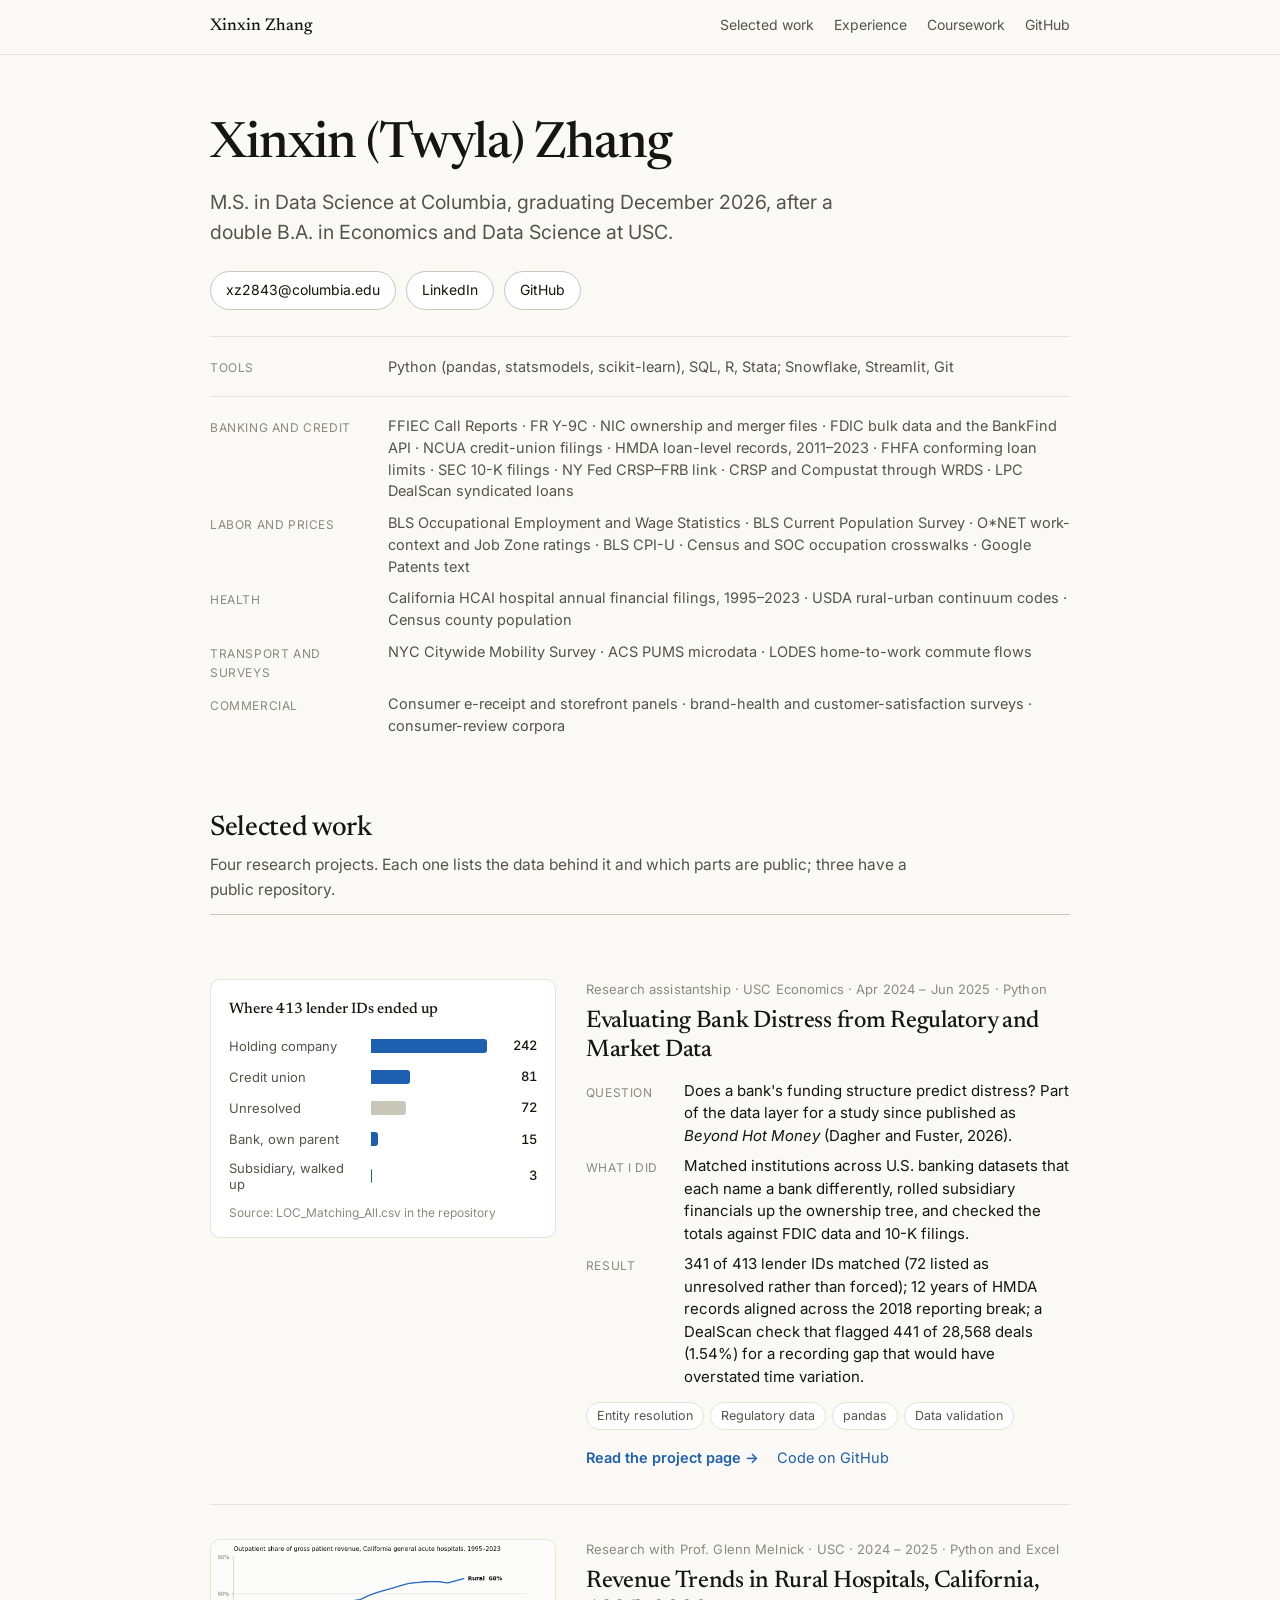
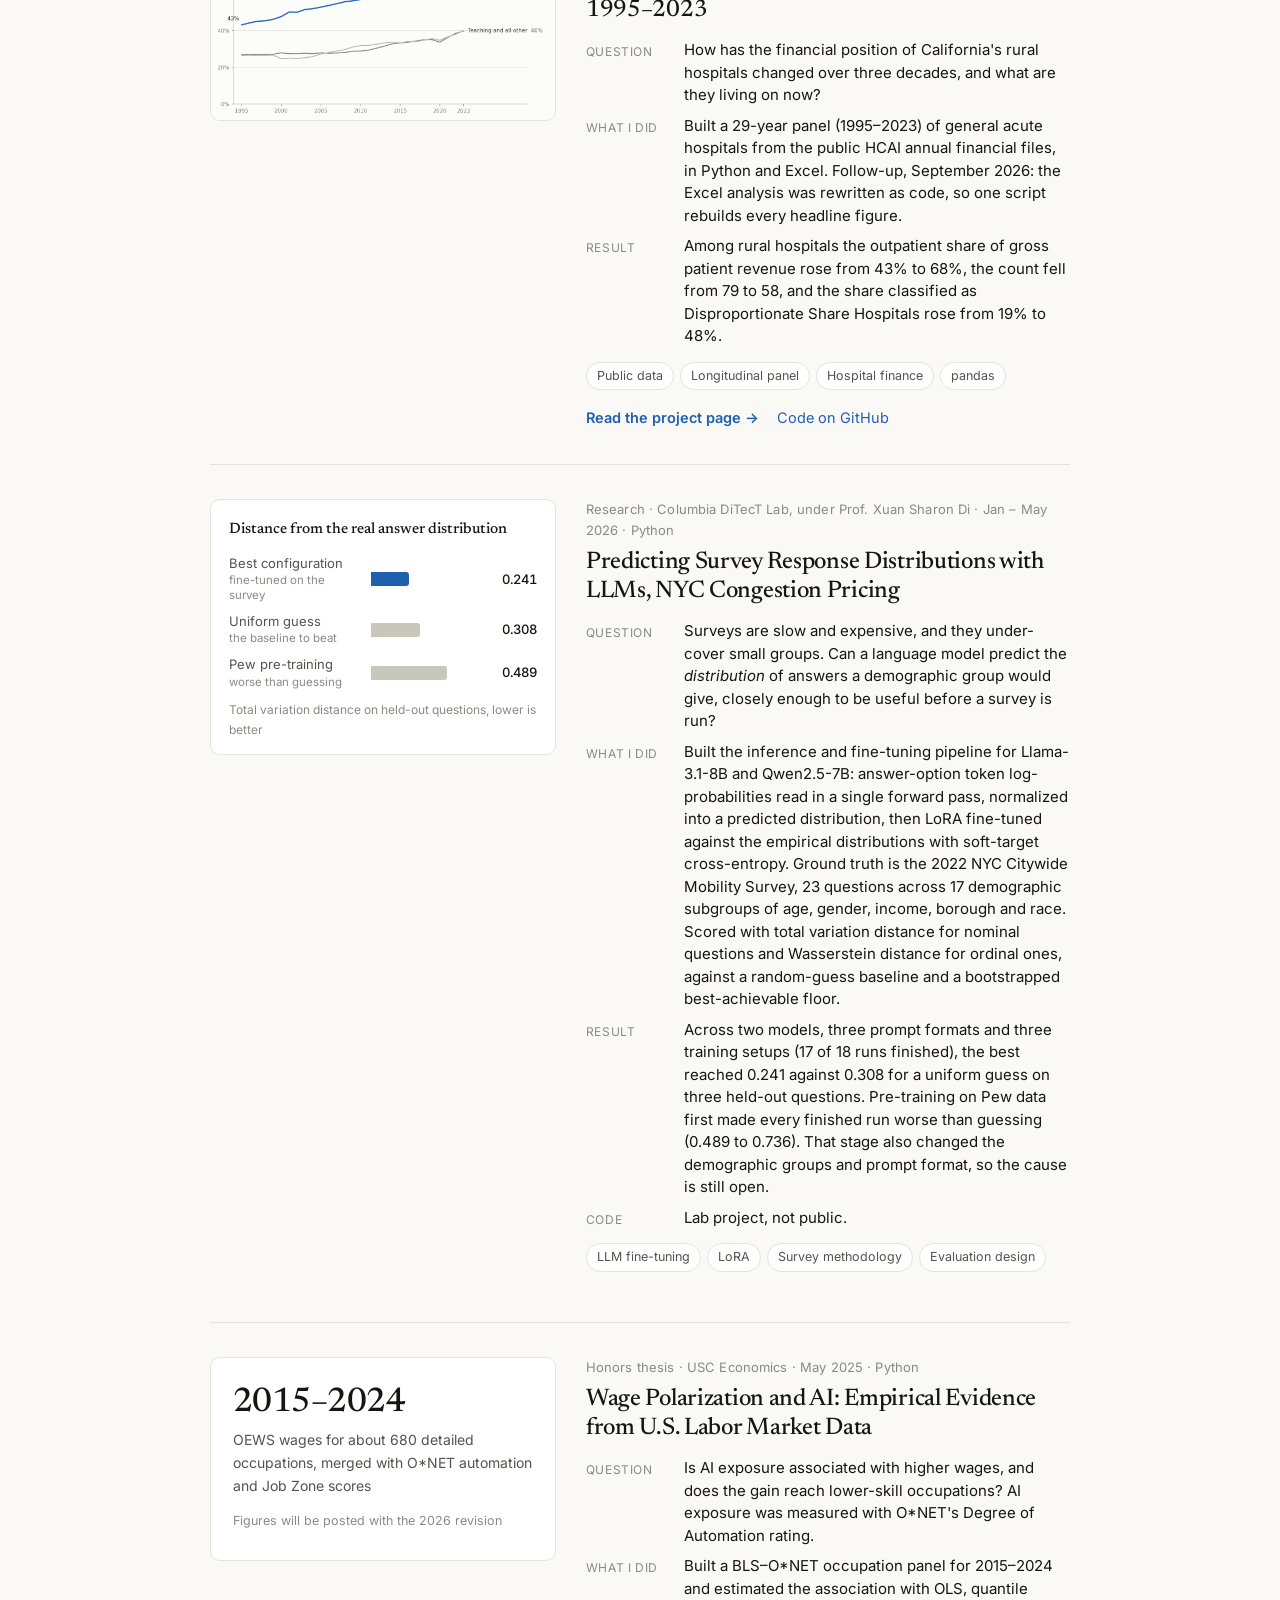
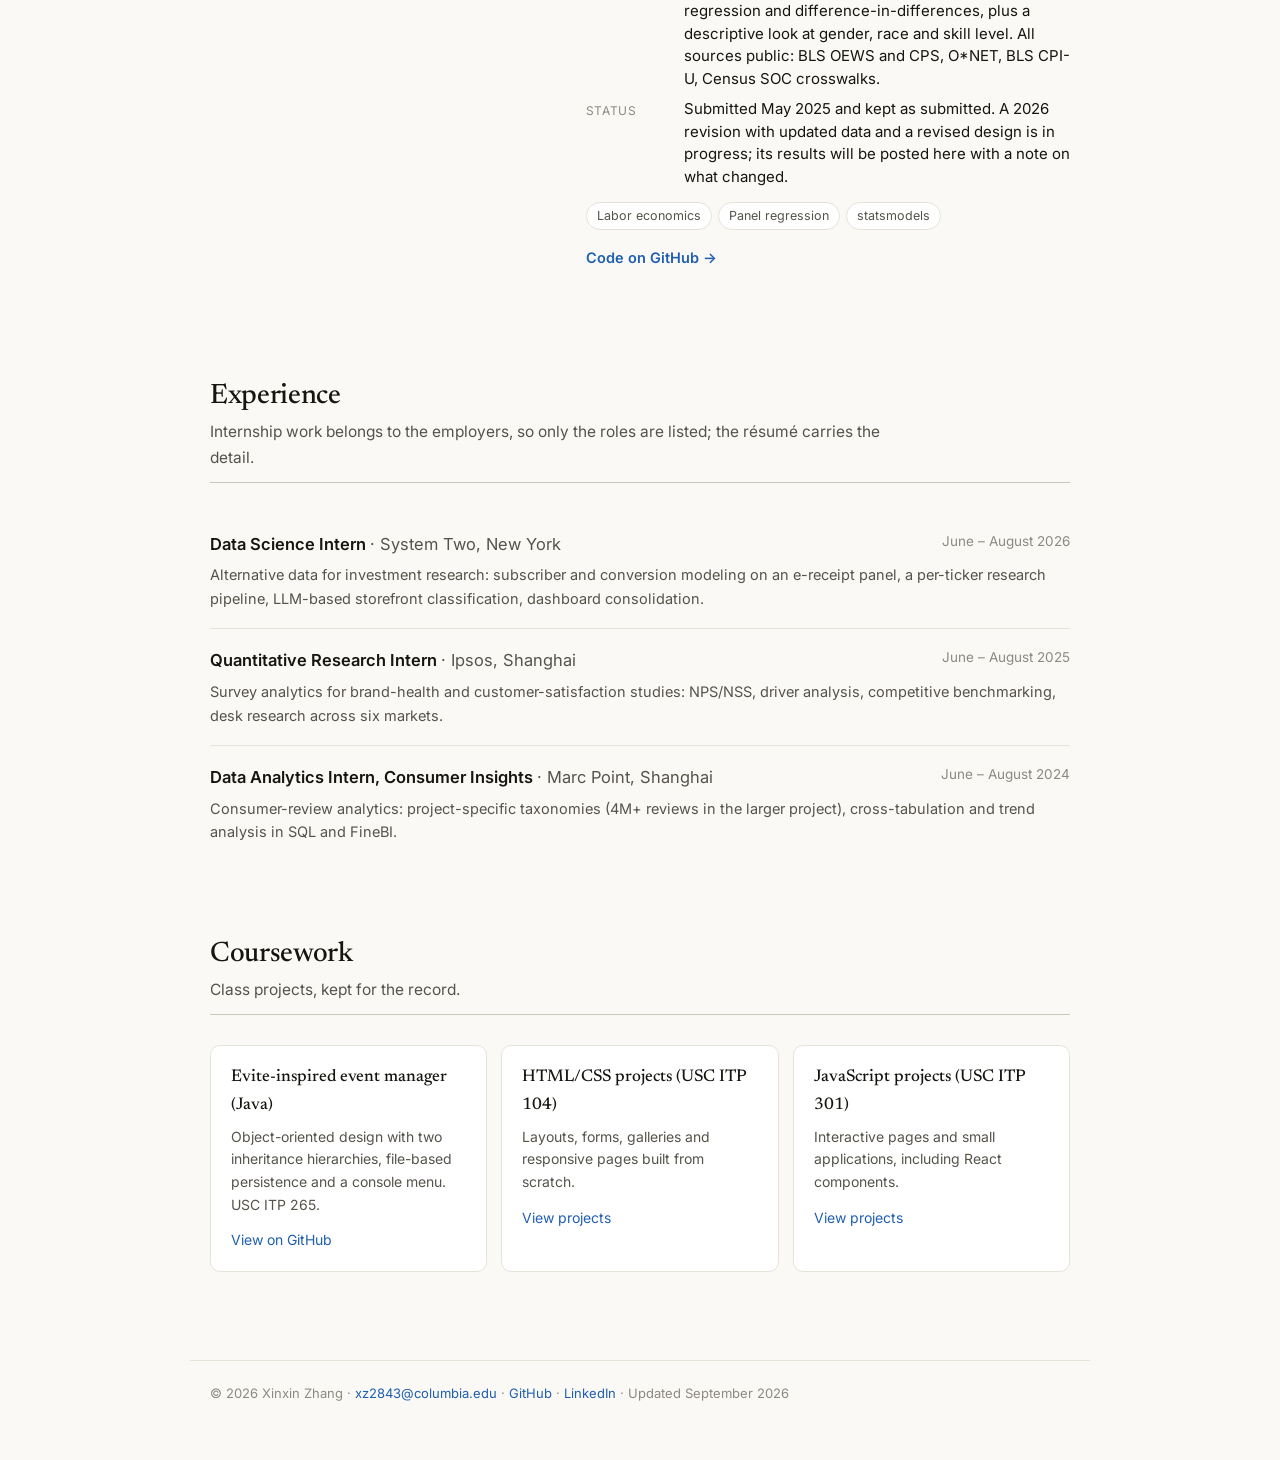
<file: index.html>
<!DOCTYPE html>
<html lang="en">
  <head>
    <meta charset="UTF-8" />
    <meta name="viewport" content="width=device-width, initial-scale=1.0" />
    <title>Xinxin Zhang · Portfolio</title>
    <meta name="description" content="Xinxin (Twyla) Zhang: M.S. Data Science, Columbia (Dec 2026); B.A. Economics and Data Science, USC. Research on bank distress, AI and wages, and rural hospital finance." />
    <link rel="icon" href="data:image/svg+xml,%3Csvg xmlns='http://www.w3.org/2000/svg' viewBox='0 0 32 32'%3E%3Crect width='32' height='32' rx='7' fill='%23256abf'/%3E%3Ctext x='16' y='22' font-family='Georgia,serif' font-size='17' fill='white' text-anchor='middle'%3EX%3C/text%3E%3C/svg%3E" />
    <link rel="preconnect" href="https://fonts.googleapis.com" />
    <link rel="preconnect" href="https://fonts.gstatic.com" crossorigin />
    <link href="https://fonts.googleapis.com/css2?family=Newsreader:opsz,wght@6..72,400;6..72,500;6..72,600&family=Inter:wght@400;500;600&display=swap" rel="stylesheet" />
    <link rel="stylesheet" href="styles.css" />
  </head>
  <body>
    <div class="top">
      <div class="top-inner">
        <a class="home" href="index.html">Xinxin Zhang</a>
        <nav>
          <a href="#work">Selected work</a>
          <a href="#experience">Experience</a>
          <a href="#coursework">Coursework</a>
          <a href="https://github.com/Twyla123" target="_blank" rel="noopener">GitHub</a>
        </nav>
      </div>
    </div>

    <main>
      <header class="intro">
        <h1>Xinxin (Twyla) Zhang</h1>
        <p class="lede">M.S. in Data Science at Columbia, graduating December 2026, after a double B.A. in Economics and Data Science at USC.</p>
        <div class="links">
          <a href="mailto:xz2843@columbia.edu">xz2843@columbia.edu</a>
          <a href="https://linkedin.com/in/twyla-zhang" target="_blank" rel="noopener">LinkedIn</a>
          <a href="https://github.com/Twyla123" target="_blank" rel="noopener">GitHub</a>
        </div>
        <dl class="facts">
          <div><dt>Tools</dt><dd>Python (pandas, statsmodels, scikit-learn), SQL, R, Stata; Snowflake, Streamlit, Git</dd></div>
        </dl>

        <dl class="pa data-block">
          <div><dt>Banking and credit</dt><dd>FFIEC Call Reports · FR Y-9C · NIC ownership and merger files · FDIC bulk data and the BankFind API · NCUA credit-union filings · HMDA loan-level records, 2011–2023 · FHFA conforming loan limits · SEC 10-K filings · NY Fed CRSP–FRB link · CRSP and Compustat through WRDS · LPC DealScan syndicated loans</dd></div>
          <div><dt>Labor and prices</dt><dd>BLS Occupational Employment and Wage Statistics · BLS Current Population Survey · O*NET work-context and Job Zone ratings · BLS CPI-U · Census and SOC occupation crosswalks · Google Patents text</dd></div>
          <div><dt>Health</dt><dd>California HCAI hospital annual financial filings, 1995–2023 · USDA rural-urban continuum codes · Census county population</dd></div>
          <div><dt>Transport and surveys</dt><dd>NYC Citywide Mobility Survey · ACS PUMS microdata · LODES home-to-work commute flows</dd></div>
          <div><dt>Commercial</dt><dd>Consumer e-receipt and storefront panels · brand-health and customer-satisfaction surveys · consumer-review corpora</dd></div>
        </dl>
      </header>

      <section id="work">
        <div class="sec-head">
          <h2>Selected work</h2>
          <p class="sub">Four research projects. Each one lists the data behind it and which parts are public; three have a public repository.</p>
        </div>

        <article class="project">
          <div class="figure">
            <div class="mini-bars" role="img" aria-label="Of 413 lender IDs: 242 matched at holding-company level, 15 at bank level, 3 at subsidiary level, 81 via the credit-union roster, 72 unresolved.">
              <div class="mb-title">Where 413 lender IDs ended up</div>
              <div class="mb-row"><span>Holding company</span><i style="width:100%"></i><b>242</b></div>
              <div class="mb-row"><span>Credit union</span><i style="width:33.5%"></i><b>81</b></div>
              <div class="mb-row"><span>Unresolved</span><i class="off" style="width:29.8%"></i><b>72</b></div>
              <div class="mb-row"><span>Bank, own parent</span><i style="width:6.2%"></i><b>15</b></div>
              <div class="mb-row"><span>Subsidiary, walked up</span><i style="width:1.2%"></i><b>3</b></div>
              <div class="mb-note">Source: LOC_Matching_All.csv in the repository</div>
            </div>
          </div>
          <div class="body">
            <p class="kicker">Research assistantship · USC Economics · Apr 2024 – Jun 2025 · Python</p>
            <h3>Evaluating Bank Distress from Regulatory and Market Data</h3>
            <dl class="pa">
              <div><dt>Question</dt><dd>Does a bank's funding structure predict distress? Part of the data layer for a study since published as <em>Beyond Hot Money</em> (Dagher and Fuster, 2026).</dd></div>
              <div><dt>What I did</dt><dd>Matched institutions across U.S. banking datasets that each name a bank differently, rolled subsidiary financials up the ownership tree, and checked the totals against FDIC data and 10-K filings.</dd></div>
              <div><dt>Result</dt><dd>341 of 413 lender IDs matched (72 listed as unresolved rather than forced); 12 years of HMDA records aligned across the 2018 reporting break; a DealScan check that flagged 441 of 28,568 deals (1.54%) for a recording gap that would have overstated time variation.</dd></div>
            </dl>
            <p class="tags"><span>Entity resolution</span><span>Regulatory data</span><span>pandas</span><span>Data validation</span></p>
            <p class="actions"><a class="primary" href="projects/bank-distress.html">Read the project page</a><a href="https://github.com/Twyla123/Bank-Distress-Research" target="_blank" rel="noopener">Code on GitHub</a></p>
          </div>
        </article>

        <article class="project">
          <div class="figure">
            <img src="assets/rural_outpatient_trend.png" alt="Line chart: outpatient share of gross patient revenue for California general acute hospitals, 1995 to 2023. Rural hospitals rise from 43% to 68%; teaching and all other hospitals rise from about 27% to 40%." loading="lazy" />
          </div>
          <div class="body">
            <p class="kicker">Research with Prof. Glenn Melnick · USC · 2024 – 2025 · Python and Excel</p>
            <h3>Revenue Trends in Rural Hospitals, California, 1995–2023</h3>
            <dl class="pa">
              <div><dt>Question</dt><dd>How has the financial position of California's rural hospitals changed over three decades, and what are they living on now?</dd></div>
              <div><dt>What I did</dt><dd>Built a 29-year panel (1995–2023) of general acute hospitals from the public HCAI annual financial files, in Python and Excel. Follow-up, September 2026: the Excel analysis was rewritten as code, so one script rebuilds every headline figure.</dd></div>
              <div><dt>Result</dt><dd>Among rural hospitals the outpatient share of gross patient revenue rose from 43% to 68%, the count fell from 79 to 58, and the share classified as Disproportionate Share Hospitals rose from 19% to 48%.</dd></div>
            </dl>
            <p class="tags"><span>Public data</span><span>Longitudinal panel</span><span>Hospital finance</span><span>pandas</span></p>
            <p class="actions"><a class="primary" href="projects/rural-hospitals.html">Read the project page</a><a href="https://github.com/Twyla123/Rural-Hospitals-Project" target="_blank" rel="noopener">Code on GitHub</a></p>
          </div>
        </article>

        <article class="project">
          <div class="figure">
            <div class="mini-bars" role="img" aria-label="Total variation distance against the survey distributions, lower is better: best fine-tuned configuration 0.241, uniform guess 0.308, sequential Pew pre-training 0.489.">
              <div class="mb-title">Distance from the real answer distribution</div>
              <div class="mb-row"><span>Best configuration<small>fine-tuned on the survey</small></span><i style="width:33%"></i><b>0.241</b></div>
              <div class="mb-row"><span>Uniform guess<small>the baseline to beat</small></span><i class="off" style="width:42%"></i><b>0.308</b></div>
              <div class="mb-row"><span>Pew pre-training<small>worse than guessing</small></span><i class="off" style="width:66%"></i><b>0.489</b></div>
              <div class="mb-note">Total variation distance on held-out questions, lower is better</div>
            </div>
          </div>
          <div class="body">
            <p class="kicker">Research · Columbia DiTecT Lab, under Prof. Xuan Sharon Di · Jan – May 2026 · Python</p>
            <h3>Predicting Survey Response Distributions with LLMs, NYC Congestion Pricing</h3>
            <dl class="pa">
              <div><dt>Question</dt><dd>Surveys are slow and expensive, and they under-cover small groups. Can a language model predict the <em>distribution</em> of answers a demographic group would give, closely enough to be useful before a survey is run?</dd></div>
              <div><dt>What I did</dt><dd>Built the inference and fine-tuning pipeline for Llama-3.1-8B and Qwen2.5-7B: answer-option token log-probabilities read in a single forward pass, normalized into a predicted distribution, then LoRA fine-tuned against the empirical distributions with soft-target cross-entropy. Ground truth is the 2022 NYC Citywide Mobility Survey, 23 questions across 17 demographic subgroups of age, gender, income, borough and race. Scored with total variation distance for nominal questions and Wasserstein distance for ordinal ones, against a random-guess baseline and a bootstrapped best-achievable floor.</dd></div>
              <div><dt>Result</dt><dd>Across two models, three prompt formats and three training setups (17 of 18 runs finished), the best reached 0.241 against 0.308 for a uniform guess on three held-out questions. Pre-training on Pew data first made every finished run worse than guessing (0.489 to 0.736). That stage also changed the demographic groups and prompt format, so the cause is still open.</dd></div>
              <div><dt>Code</dt><dd>Lab project, not public.</dd></div>
            </dl>
            <p class="tags"><span>LLM fine-tuning</span><span>LoRA</span><span>Survey methodology</span><span>Evaluation design</span></p>
          </div>
        </article>

        <article class="project">
          <div class="figure">
            <div class="placeholder">
              <div class="ph-big">2015–2024</div>
              <div class="ph-small">OEWS wages for about 680 detailed occupations, merged with O*NET automation and Job Zone scores</div>
              <div class="ph-foot">Figures will be posted with the 2026 revision</div>
            </div>
          </div>
          <div class="body">
            <p class="kicker">Honors thesis · USC Economics · May 2025 · Python</p>
            <h3>Wage Polarization and AI: Empirical Evidence from U.S. Labor Market Data</h3>
            <dl class="pa">
              <div><dt>Question</dt><dd>Is AI exposure associated with higher wages, and does the gain reach lower-skill occupations? AI exposure was measured with O*NET's Degree of Automation rating.</dd></div>
              <div><dt>What I did</dt><dd>Built a BLS–O*NET occupation panel for 2015–2024 and estimated the association with OLS, quantile regression and difference-in-differences, plus a descriptive look at gender, race and skill level. All sources public: BLS OEWS and CPS, O*NET, BLS CPI-U, Census SOC crosswalks.</dd></div>
              <div><dt>Status</dt><dd>Submitted May 2025 and kept as submitted. A 2026 revision with updated data and a revised design is in progress; its results will be posted here with a note on what changed.</dd></div>
            </dl>
            <p class="tags"><span>Labor economics</span><span>Panel regression</span><span>statsmodels</span></p>
            <p class="actions"><a class="primary" href="https://github.com/Twyla123/Honors_Thesis_Project" target="_blank" rel="noopener">Code on GitHub</a></p>
          </div>
        </article>
      </section>

      <section id="experience">
        <div class="sec-head">
          <h2>Experience</h2>
          <p class="sub">Internship work belongs to the employers, so only the roles are listed; the résumé carries the detail.</p>
        </div>
        <ul class="exp">
          <li>
            <span class="role">Data Science Intern <span class="org">· System Two, New York</span></span>
            <span class="when">June – August 2026</span>
            <span class="scope">Alternative data for investment research: subscriber and conversion modeling on an e-receipt panel, a per-ticker research pipeline, LLM-based storefront classification, dashboard consolidation.</span>
          </li>
          <li>
            <span class="role">Quantitative Research Intern <span class="org">· Ipsos, Shanghai</span></span>
            <span class="when">June – August 2025</span>
            <span class="scope">Survey analytics for brand-health and customer-satisfaction studies: NPS/NSS, driver analysis, competitive benchmarking, desk research across six markets.</span>
          </li>
          <li>
            <span class="role">Data Analytics Intern, Consumer Insights <span class="org">· Marc Point, Shanghai</span></span>
            <span class="when">June – August 2024</span>
            <span class="scope">Consumer-review analytics: project-specific taxonomies (4M+ reviews in the larger project), cross-tabulation and trend analysis in SQL and FineBI.</span>
          </li>
        </ul>
      </section>

      <section id="coursework">
        <div class="sec-head">
          <h2>Coursework</h2>
          <p class="sub">Class projects, kept for the record.</p>
        </div>
        <div class="course">
          <div class="item">
            <h3>Evite-inspired event manager (Java)</h3>
            <p>Object-oriented design with two inheritance hierarchies, file-based persistence and a console menu. USC ITP 265.</p>
            <a href="https://github.com/Twyla123/Final_Project_OOP" target="_blank" rel="noopener">View on GitHub</a>
          </div>
          <div class="item">
            <h3>HTML/CSS projects (USC ITP 104)</h3>
            <p>Layouts, forms, galleries and responsive pages built from scratch.</p>
            <a href="https://uscwebdev.github.io/itp104-submissions-Twyla123/" target="_blank" rel="noopener">View projects</a>
          </div>
          <div class="item">
            <h3>JavaScript projects (USC ITP 301)</h3>
            <p>Interactive pages and small applications, including React components.</p>
            <a href="https://uscwebdev.github.io/itp301-submissions-Twyla123/" target="_blank" rel="noopener">View projects</a>
          </div>
        </div>
      </section>
    </main>

    <footer>© 2026 Xinxin Zhang · <a href="mailto:xz2843@columbia.edu">xz2843@columbia.edu</a> · <a href="https://github.com/Twyla123" target="_blank" rel="noopener">GitHub</a> · <a href="https://linkedin.com/in/twyla-zhang" target="_blank" rel="noopener">LinkedIn</a> · Updated September 2026</footer>
  </body>
</html>
</file>
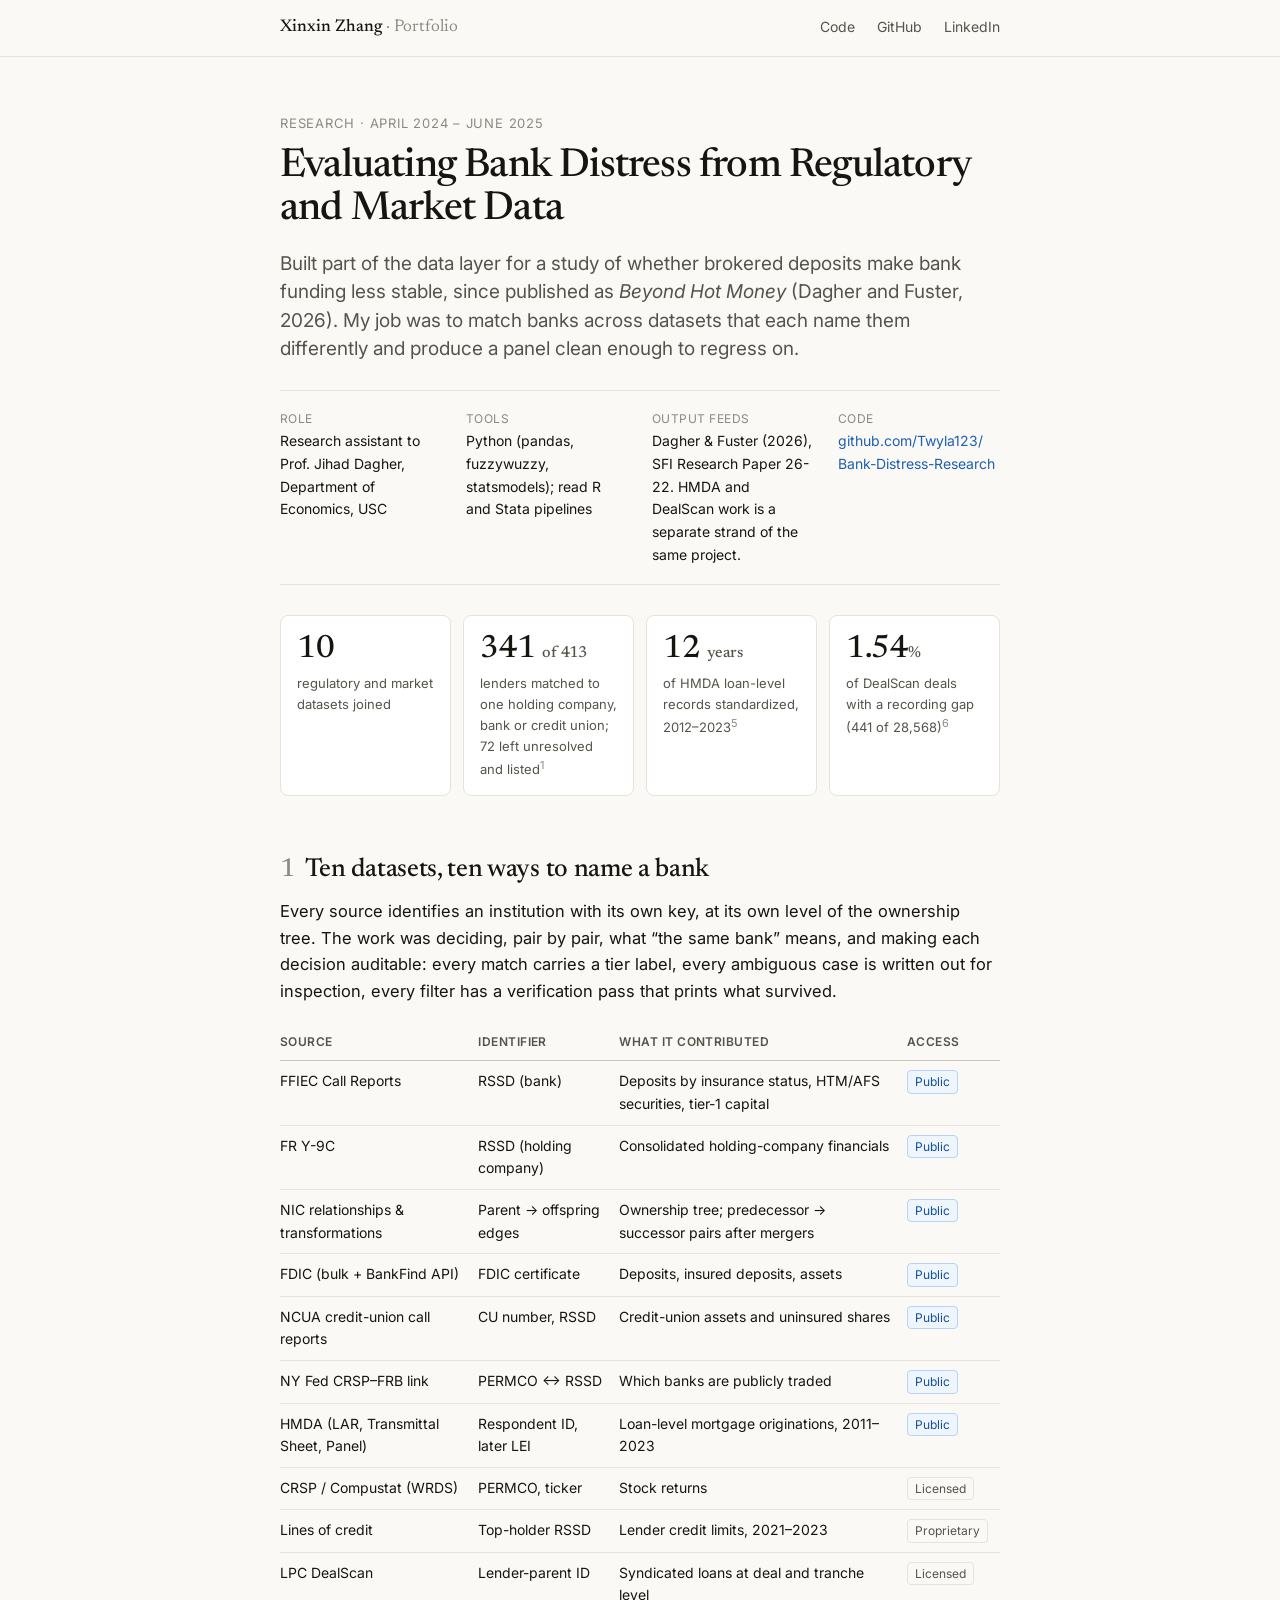
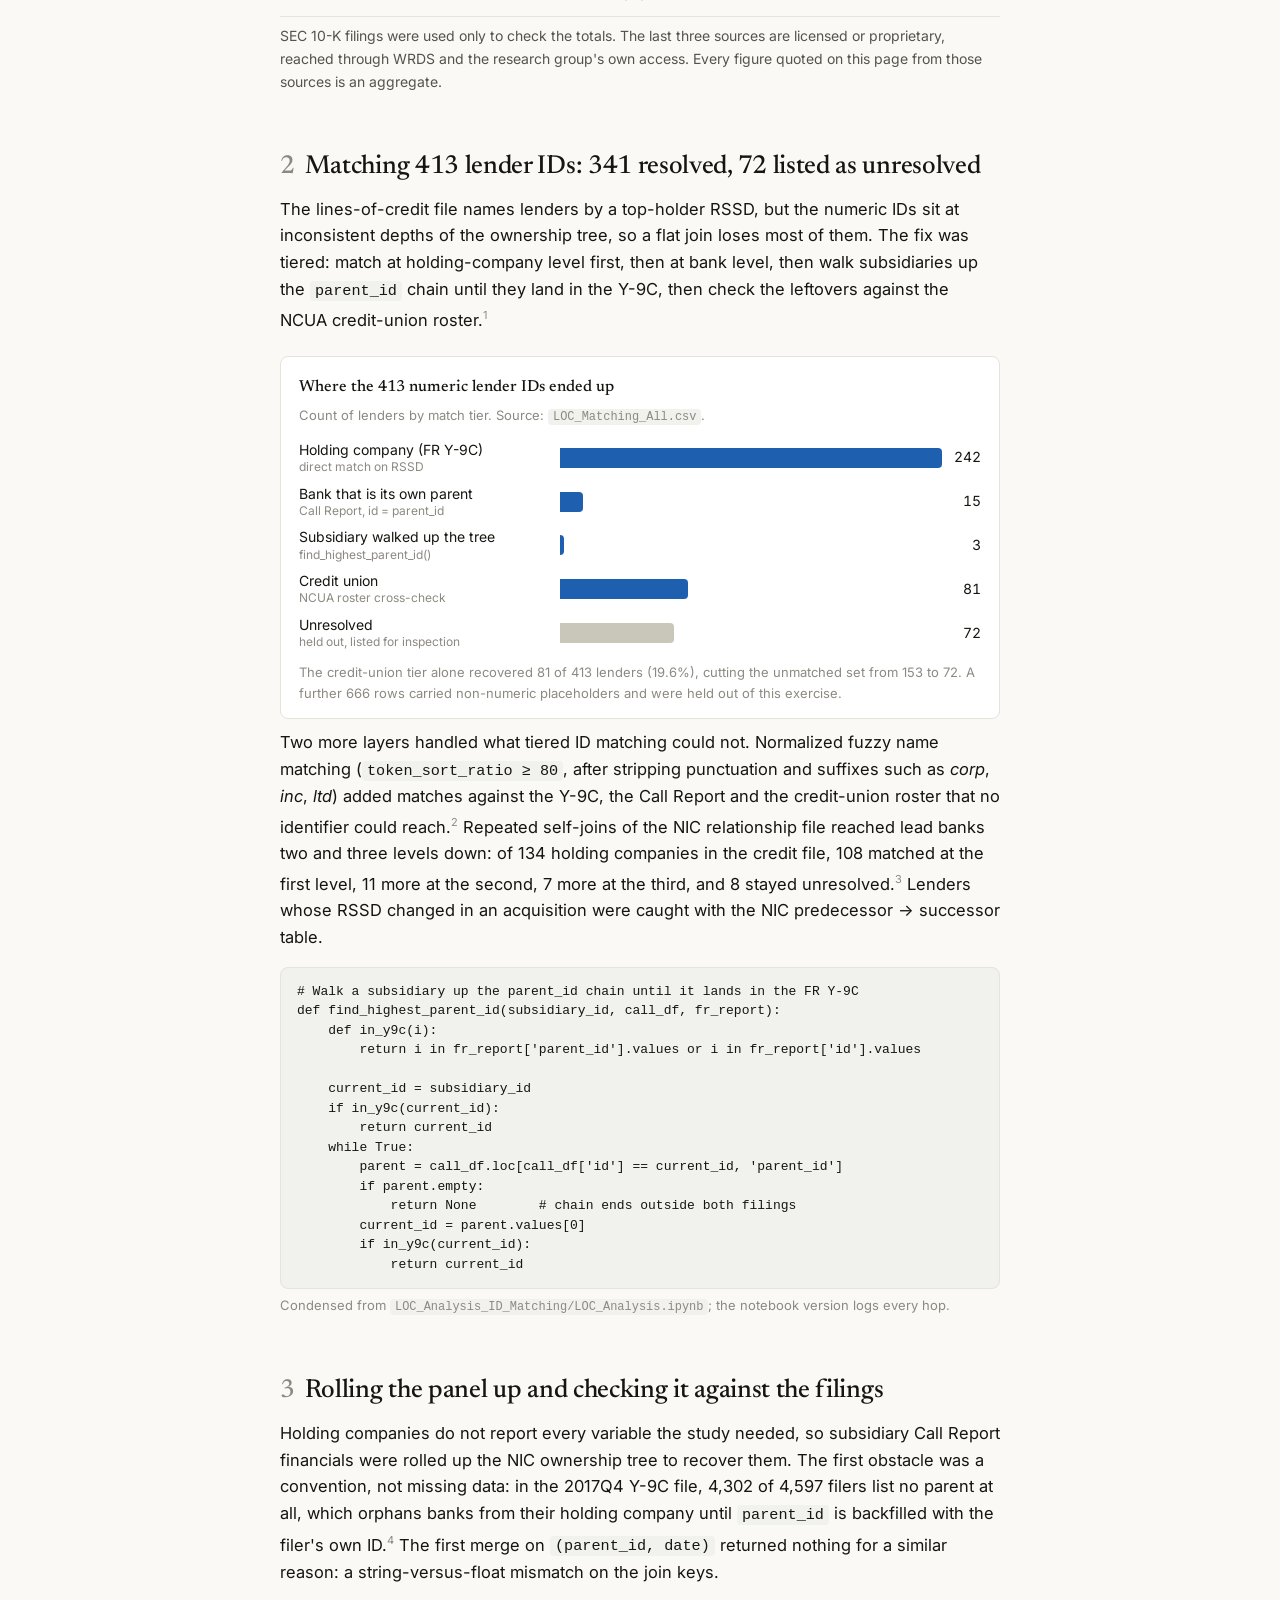
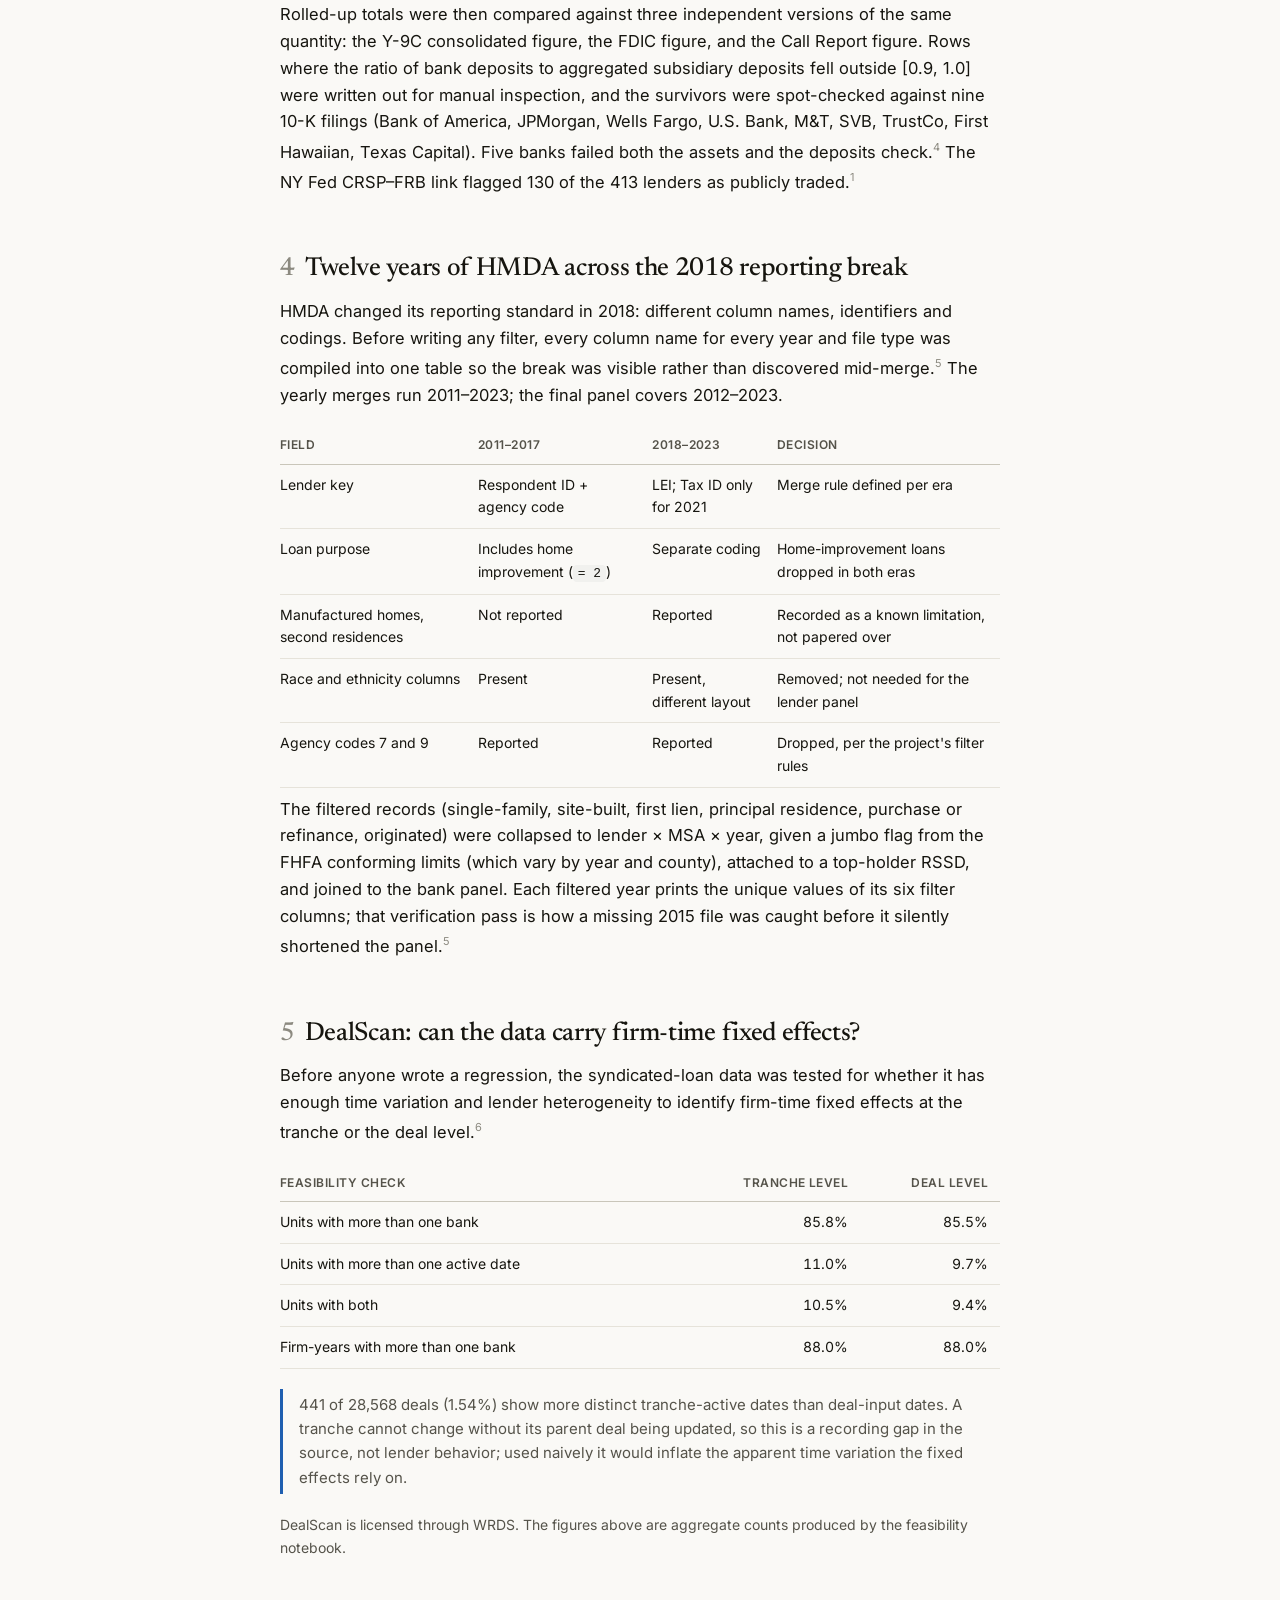
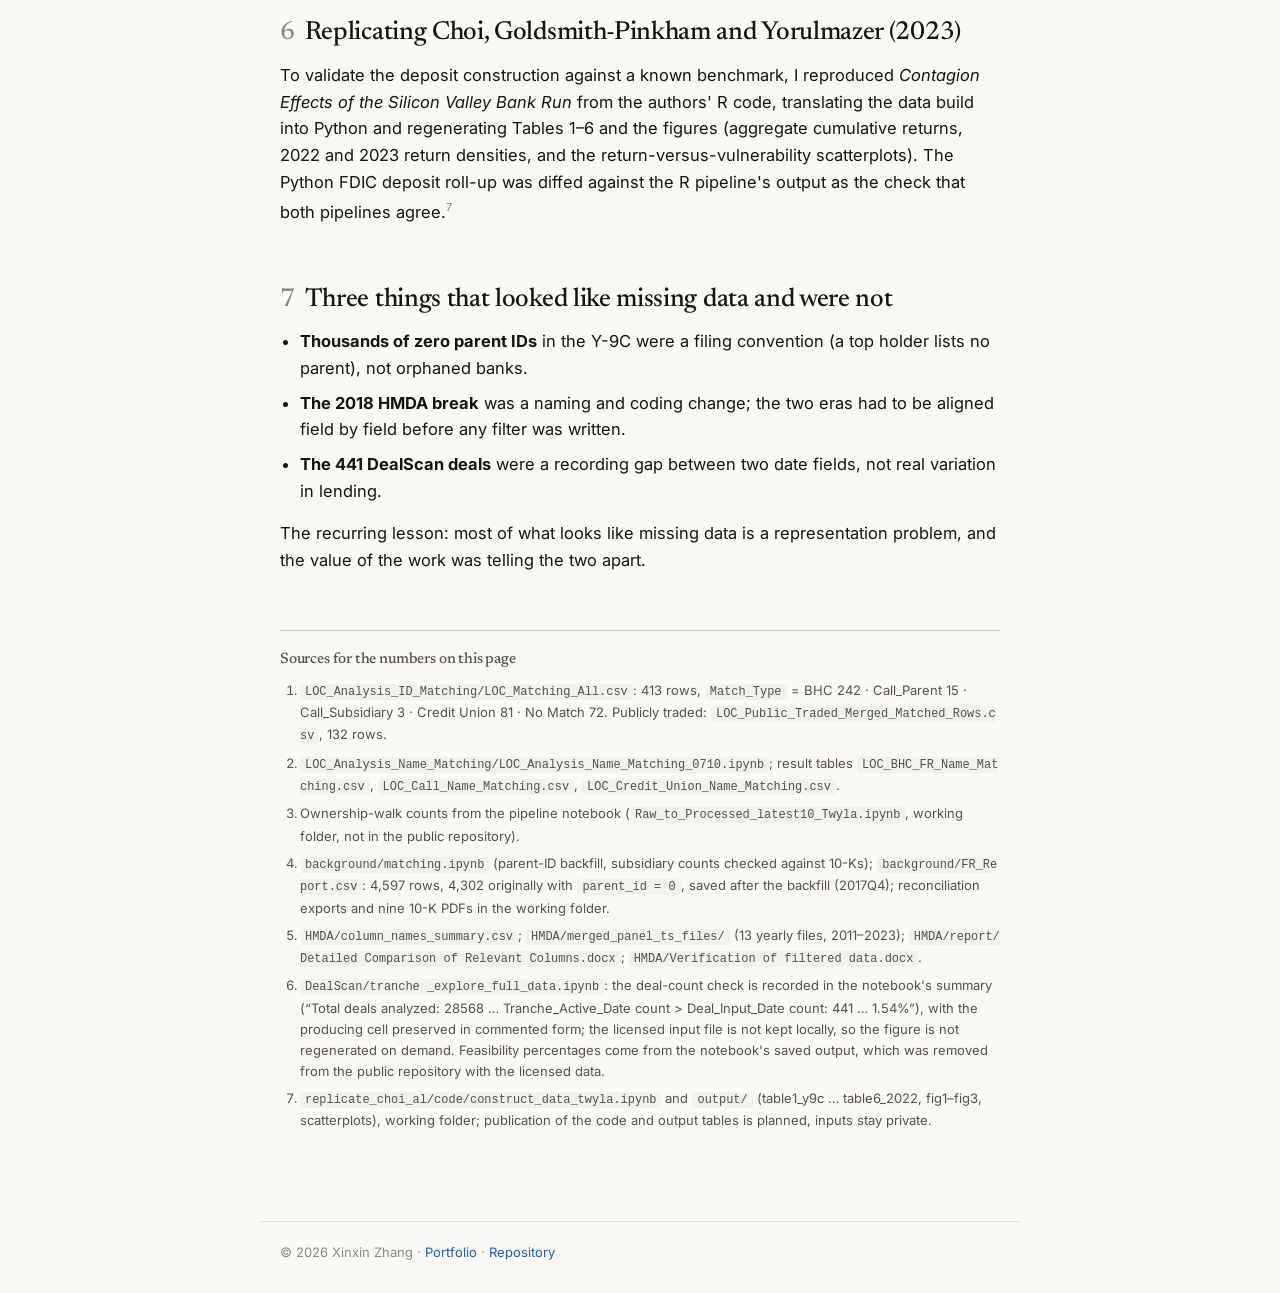
<file: projects/bank-distress.html>
<!DOCTYPE html>
<html lang="en">
<head>
  <meta charset="UTF-8" />
  <meta name="viewport" content="width=device-width, initial-scale=1.0" />
  <title>Evaluating Bank Distress from Regulatory and Market Data · Xinxin Zhang</title>
  <meta name="description" content="How ten U.S. banking datasets were resolved to one bank identity, cross-checked against filings, and tested for fixed-effects feasibility. Research assistantship, USC Economics, 2024–2025." />
  <style>
    :root {
      color-scheme: light;
      --page: #faf9f6;
      --surface: #ffffff;
      --ink: #16150f;
      --ink-2: #55534a;
      --muted: #8c8a80;
      --hairline: #e6e3da;
      --baseline: #c9c6ba;
      --accent: #1f5fb0;
      --serif: "Newsreader", Georgia, "Times New Roman", serif;
      --sans: "Inter", system-ui, -apple-system, "Segoe UI", Roboto, sans-serif;
      --accent-soft: #cde2fb;
      --code-bg: #f1f1ee;
      --max: 760px;
    }
    * { box-sizing: border-box; }
    html { -webkit-text-size-adjust: 100%; }
    body {
      margin: 0;
      background: var(--page);
      color: var(--ink);
      font: 16.5px/1.62 var(--sans);
      text-rendering: optimizeLegibility;
      -webkit-font-smoothing: antialiased;
    }
    a { color: var(--accent); text-decoration: none; }
    a:hover { text-decoration: underline; }

    /* Top bar */
    .top {
      border-bottom: 1px solid var(--hairline);
      background: rgba(250, 249, 246, .94);
      backdrop-filter: saturate(180%) blur(12px);
      -webkit-backdrop-filter: saturate(180%) blur(12px);
      position: sticky; top: 0; z-index: 2;
    }
    .top-inner {
      max-width: var(--max); margin: 0 auto; padding: 14px 20px;
      display: flex; justify-content: space-between; align-items: center; gap: 16px; flex-wrap: wrap;
      font-size: 14px;
    }
    .top-inner .home { font-family: var(--serif); font-size: 17px; color: var(--ink); font-weight: 500; }
    .top-inner .home span { color: var(--muted); font-weight: 400; }
    .top-inner nav a { margin-left: 18px; color: var(--ink-2); }

    main { max-width: var(--max); margin: 0 auto; padding: 56px 20px 84px; }

    /* Title block */
    .eyebrow { font-size: 13px; letter-spacing: .06em; text-transform: uppercase; color: var(--muted); margin: 0 0 12px; }
    h1 { font-family: var(--serif); font-size: 40px; line-height: 1.08; letter-spacing: -.02em; margin: 0 0 18px; font-weight: 500; }
    .dek { font-size: 19px; line-height: 1.5; color: var(--ink-2); margin: 0 0 26px; }
    .meta {
      display: grid; grid-template-columns: repeat(auto-fit, minmax(150px, 1fr)); gap: 14px 24px;
      padding: 18px 0; border-top: 1px solid var(--hairline); border-bottom: 1px solid var(--hairline);
      font-size: 14px;
    }
    .meta dt { color: var(--muted); font-size: 12px; letter-spacing: .04em; text-transform: uppercase; margin-bottom: 2px; }
    .meta dd { margin: 0; color: var(--ink); overflow-wrap: anywhere; }

    /* Stat tiles */
    .stats { display: grid; grid-template-columns: repeat(auto-fit, minmax(150px, 1fr)); gap: 12px; margin: 30px 0 10px; }
    .stat { background: var(--surface); border: 1px solid var(--hairline); border-radius: 8px; padding: 16px 16px 14px; }
    .stat .v { font-family: var(--serif); font-size: 32px; font-weight: 500; line-height: 1.08; letter-spacing: -.015em; }
    .stat .v small { font-size: 16px; font-weight: 500; color: var(--ink-2); }
    .stat .l { font-size: 13px; color: var(--ink-2); margin-top: 6px; }

    /* Sections */
    h2 { font-family: var(--serif); font-size: 26px; line-height: 1.25; letter-spacing: -.012em; margin: 58px 0 12px; font-weight: 500; }
    h2 .n { color: var(--muted); font-weight: 500; margin-right: 10px; }
    p { margin: 0 0 16px; }
    .note { font-size: 14px; color: var(--ink-2); }
    sup a { font-size: 11px; color: var(--muted); }

    /* Tables */
    .tbl-wrap { overflow-x: auto; margin: 18px 0 8px; }
    table { border-collapse: collapse; width: 100%; font-size: 14px; }
    th, td { text-align: left; padding: 9px 12px 9px 0; border-bottom: 1px solid var(--hairline); vertical-align: top; }
    th { font-weight: 600; color: var(--ink-2); font-size: 12px; letter-spacing: .04em; text-transform: uppercase; border-bottom: 1px solid var(--baseline); }
    td.num { font-variant-numeric: tabular-nums; text-align: right; padding-right: 12px; white-space: nowrap; }
    th.num { text-align: right; padding-right: 12px; }
    .tag { display: inline-block; font-size: 12px; padding: 1px 7px; border-radius: 4px; border: 1px solid var(--hairline); color: var(--ink-2); white-space: nowrap; }
    .tag.pub { border-color: #b7d3f6; color: #184f95; background: #eef5fd; }

    /* Bar chart (HTML) */
    figure { margin: 22px 0 10px; background: var(--surface); border: 1px solid var(--hairline); border-radius: 8px; padding: 18px 18px 14px; }
    figure .ft { font-family: var(--serif); font-size: 16px; font-weight: 500; margin: 0 0 4px; }
    figure .fs { font-size: 13px; color: var(--muted); margin: 0 0 14px; }
    .bars { display: grid; grid-template-columns: minmax(150px, 1.3fr) minmax(120px, 2fr) auto; gap: 10px 12px; align-items: center; font-size: 14px; }
    .bars .lab { color: var(--ink); line-height: 1.3; }
    .bars .lab small { display: block; color: var(--muted); font-size: 12px; }
    .bars .track { height: 20px; position: relative; }
    .bars .bar { position: absolute; left: 0; top: 0; height: 20px; background: var(--accent); border-radius: 0 4px 4px 0; }
    .bars .bar.off { background: var(--baseline); }
    .bars .val { font-variant-numeric: tabular-nums; color: var(--ink); min-width: 3ch; text-align: right; }
    figcaption { font-size: 13px; color: var(--muted); margin-top: 12px; }

    /* Code */
    pre { background: var(--code-bg); border: 1px solid var(--hairline); border-radius: 8px; padding: 14px 16px; overflow-x: auto; font: 13px/1.5 ui-monospace, "SF Mono", Menlo, Consolas, monospace; margin: 14px 0 6px; }
    code { font-family: ui-monospace, "SF Mono", Menlo, Consolas, monospace; font-size: .92em; background: var(--code-bg); padding: 1px 5px; border-radius: 4px; }
    pre code { background: none; padding: 0; font-size: inherit; }
    .cap { font-size: 13px; color: var(--muted); margin: 0 0 16px; }

    /* Callout */
    .callout { border-left: 3px solid var(--accent); padding: 4px 0 4px 16px; margin: 20px 0; color: var(--ink-2); font-size: 15px; }

    ul.tight { padding-left: 20px; margin: 0 0 16px; }
    ul.tight li { margin-bottom: 8px; }

    /* Sources */
    .sources { margin-top: 56px; padding-top: 20px; border-top: 1px solid var(--baseline); font-size: 13px; color: var(--ink-2); }
    .sources h2 { font-size: 15px; margin: 0 0 10px; }
    .sources ol { padding-left: 20px; margin: 0; }
    .sources li { margin-bottom: 6px; }
    .sources code { word-break: break-all; }

    footer { max-width: var(--max); margin: 0 auto; padding: 20px 20px 48px; font-size: 13px; color: var(--muted); border-top: 1px solid var(--hairline); }

    @media (max-width: 560px) {
      h1 { font-size: 29px; }
      .dek { font-size: 17px; }
      .stat .v { font-size: 26px; }
      .bars { grid-template-columns: 1fr; gap: 4px 0; }
      .bars .track { margin-top: 4px; }
      .bars .val { text-align: left; margin-bottom: 10px; }
    }
    @media print {
      .top, footer { display: none; }
      body { background: #fff; }
      figure, .stat, pre { break-inside: avoid; }
    }
  </style>
    <link rel="icon" href="data:image/svg+xml,%3Csvg xmlns='http://www.w3.org/2000/svg' viewBox='0 0 32 32'%3E%3Crect width='32' height='32' rx='7' fill='%23256abf'/%3E%3Ctext x='16' y='22' font-family='Georgia,serif' font-size='17' fill='white' text-anchor='middle'%3EX%3C/text%3E%3C/svg%3E" />
    <link rel="preconnect" href="https://fonts.googleapis.com" />
    <link rel="preconnect" href="https://fonts.gstatic.com" crossorigin />
    <link href="https://fonts.googleapis.com/css2?family=Newsreader:opsz,wght@6..72,400;6..72,500;6..72,600&family=Inter:wght@400;500;600&display=swap" rel="stylesheet" />
</head>
<body>
  <div class="top">
    <div class="top-inner">
      <a class="home" href="../index.html">Xinxin Zhang <span>· Portfolio</span></a>
      <nav>
        <a href="https://github.com/Twyla123/Bank-Distress-Research" target="_blank" rel="noopener">Code</a>
        <a href="https://github.com/Twyla123" target="_blank" rel="noopener">GitHub</a>
        <a href="https://linkedin.com/in/twyla-zhang" target="_blank" rel="noopener">LinkedIn</a>
      </nav>
    </div>
  </div>

  <main>
    <p class="eyebrow">Research · April 2024 – June 2025</p>
    <h1>Evaluating Bank Distress from Regulatory and Market Data</h1>
    <p class="dek">Built part of the data layer for a study of whether brokered deposits make bank funding less stable, since published as <em>Beyond Hot Money</em> (Dagher and Fuster, 2026). My job was to match banks across datasets that each name them differently and produce a panel clean enough to regress on.</p>

    <dl class="meta">
      <div><dt>Role</dt><dd>Research assistant to Prof. Jihad Dagher, Department of Economics, USC</dd></div>
      <div><dt>Tools</dt><dd>Python (pandas, fuzzywuzzy, statsmodels); read R and Stata pipelines</dd></div>
      <div><dt>Output feeds</dt><dd>Dagher &amp; Fuster (2026), SFI Research Paper 26-22. HMDA and DealScan work is a separate strand of the same project.</dd></div>
      <div><dt>Code</dt><dd><a href="https://github.com/Twyla123/Bank-Distress-Research" target="_blank" rel="noopener">github.com/Twyla123/<wbr>Bank-Distress-Research</a></dd></div>
    </dl>

    <div class="stats">
      <div class="stat"><div class="v">10</div><div class="l">regulatory and market datasets joined</div></div>
      <div class="stat"><div class="v">341 <small>of 413</small></div><div class="l">lenders matched to one holding company, bank or credit union; 72 left unresolved and listed<sup><a href="#s1">1</a></sup></div></div>
      <div class="stat"><div class="v">12 <small>years</small></div><div class="l">of HMDA loan-level records standardized, 2012–2023<sup><a href="#s5">5</a></sup></div></div>
      <div class="stat"><div class="v">1.54<small>%</small></div><div class="l">of DealScan deals with a recording gap (441 of 28,568)<sup><a href="#s6">6</a></sup></div></div>
    </div>

    <h2><span class="n">1</span>Ten datasets, ten ways to name a bank</h2>
    <p>Every source identifies an institution with its own key, at its own level of the ownership tree. The work was deciding, pair by pair, what “the same bank” means, and making each decision auditable: every match carries a tier label, every ambiguous case is written out for inspection, every filter has a verification pass that prints what survived.</p>
    <div class="tbl-wrap">
      <table>
        <thead><tr><th>Source</th><th>Identifier</th><th>What it contributed</th><th>Access</th></tr></thead>
        <tbody>
          <tr><td>FFIEC Call Reports</td><td>RSSD (bank)</td><td>Deposits by insurance status, HTM/AFS securities, tier-1 capital</td><td><span class="tag pub">Public</span></td></tr>
          <tr><td>FR Y-9C</td><td>RSSD (holding company)</td><td>Consolidated holding-company financials</td><td><span class="tag pub">Public</span></td></tr>
          <tr><td>NIC relationships &amp; transformations</td><td>Parent → offspring edges</td><td>Ownership tree; predecessor → successor pairs after mergers</td><td><span class="tag pub">Public</span></td></tr>
          <tr><td>FDIC (bulk + BankFind API)</td><td>FDIC certificate</td><td>Deposits, insured deposits, assets</td><td><span class="tag pub">Public</span></td></tr>
          <tr><td>NCUA credit-union call reports</td><td>CU number, RSSD</td><td>Credit-union assets and uninsured shares</td><td><span class="tag pub">Public</span></td></tr>
          <tr><td>NY Fed CRSP–FRB link</td><td>PERMCO ↔ RSSD</td><td>Which banks are publicly traded</td><td><span class="tag pub">Public</span></td></tr>
          <tr><td>HMDA (LAR, Transmittal Sheet, Panel)</td><td>Respondent ID, later LEI</td><td>Loan-level mortgage originations, 2011–2023</td><td><span class="tag pub">Public</span></td></tr>
          <tr><td>CRSP / Compustat (WRDS)</td><td>PERMCO, ticker</td><td>Stock returns</td><td><span class="tag">Licensed</span></td></tr>
          <tr><td>Lines of credit</td><td>Top-holder RSSD</td><td>Lender credit limits, 2021–2023</td><td><span class="tag">Proprietary</span></td></tr>
          <tr><td>LPC DealScan</td><td>Lender-parent ID</td><td>Syndicated loans at deal and tranche level</td><td><span class="tag">Licensed</span></td></tr>
        </tbody>
      </table>
    </div>
    <p class="note">SEC 10-K filings were used only to check the totals. The last three sources are licensed or proprietary, reached through WRDS and the research group's own access. Every figure quoted on this page from those sources is an aggregate.</p>

    <h2><span class="n">2</span>Matching 413 lender IDs: 341 resolved, 72 listed as unresolved</h2>
    <p>The lines-of-credit file names lenders by a top-holder RSSD, but the numeric IDs sit at inconsistent depths of the ownership tree, so a flat join loses most of them. The fix was tiered: match at holding-company level first, then at bank level, then walk subsidiaries up the <code>parent_id</code> chain until they land in the Y-9C, then check the leftovers against the NCUA credit-union roster.<sup><a href="#s1">1</a></sup></p>

    <figure>
      <p class="ft">Where the 413 numeric lender IDs ended up</p>
      <p class="fs">Count of lenders by match tier. Source: <code>LOC_Matching_All.csv</code>.</p>
      <div class="bars" role="img" aria-label="Bar chart: 242 matched at holding-company level, 15 at bank level as their own parent, 3 at subsidiary level walked up, 81 recovered via the credit-union roster, 72 unresolved.">
        <div class="lab">Holding company (FR Y-9C)<small>direct match on RSSD</small></div><div class="track"><div class="bar" style="width:100%" title="242 lenders"></div></div><div class="val">242</div>
        <div class="lab">Bank that is its own parent<small>Call Report, id = parent_id</small></div><div class="track"><div class="bar" style="width:6.2%" title="15 lenders"></div></div><div class="val">15</div>
        <div class="lab">Subsidiary walked up the tree<small>find_highest_parent_id()</small></div><div class="track"><div class="bar" style="width:1.2%" title="3 lenders"></div></div><div class="val">3</div>
        <div class="lab">Credit union<small>NCUA roster cross-check</small></div><div class="track"><div class="bar" style="width:33.5%" title="81 lenders"></div></div><div class="val">81</div>
        <div class="lab">Unresolved<small>held out, listed for inspection</small></div><div class="track"><div class="bar off" style="width:29.8%" title="72 lenders"></div></div><div class="val">72</div>
      </div>
      <figcaption>The credit-union tier alone recovered 81 of 413 lenders (19.6%), cutting the unmatched set from 153 to 72. A further 666 rows carried non-numeric placeholders and were held out of this exercise.</figcaption>
    </figure>

    <p>Two more layers handled what tiered ID matching could not. Normalized fuzzy name matching (<code>token_sort_ratio ≥ 80</code>, after stripping punctuation and suffixes such as <em>corp</em>, <em>inc</em>, <em>ltd</em>) added matches against the Y-9C, the Call Report and the credit-union roster that no identifier could reach.<sup><a href="#s2">2</a></sup> Repeated self-joins of the NIC relationship file reached lead banks two and three levels down: of 134 holding companies in the credit file, 108 matched at the first level, 11 more at the second, 7 more at the third, and 8 stayed unresolved.<sup><a href="#s3">3</a></sup> Lenders whose RSSD changed in an acquisition were caught with the NIC predecessor → successor table.</p>

    <pre><code># Walk a subsidiary up the parent_id chain until it lands in the FR Y-9C
def find_highest_parent_id(subsidiary_id, call_df, fr_report):
    def in_y9c(i):
        return i in fr_report['parent_id'].values or i in fr_report['id'].values

    current_id = subsidiary_id
    if in_y9c(current_id):
        return current_id
    while True:
        parent = call_df.loc[call_df['id'] == current_id, 'parent_id']
        if parent.empty:
            return None        # chain ends outside both filings
        current_id = parent.values[0]
        if in_y9c(current_id):
            return current_id</code></pre>
    <p class="cap">Condensed from <code>LOC_Analysis_ID_Matching/LOC_Analysis.ipynb</code>; the notebook version logs every hop.</p>

    <h2><span class="n">3</span>Rolling the panel up and checking it against the filings</h2>
    <p>Holding companies do not report every variable the study needed, so subsidiary Call Report financials were rolled up the NIC ownership tree to recover them. The first obstacle was a convention, not missing data: in the 2017Q4 Y-9C file, 4,302 of 4,597 filers list no parent at all, which orphans banks from their holding company until <code>parent_id</code> is backfilled with the filer's own ID.<sup><a href="#s4">4</a></sup> The first merge on <code>(parent_id, date)</code> returned nothing for a similar reason: a string-versus-float mismatch on the join keys.</p>
    <p>Rolled-up totals were then compared against three independent versions of the same quantity: the Y-9C consolidated figure, the FDIC figure, and the Call Report figure. Rows where the ratio of bank deposits to aggregated subsidiary deposits fell outside [0.9, 1.0] were written out for manual inspection, and the survivors were spot-checked against nine 10-K filings (Bank of America, JPMorgan, Wells Fargo, U.S. Bank, M&amp;T, SVB, TrustCo, First Hawaiian, Texas Capital). Five banks failed both the assets and the deposits check.<sup><a href="#s4">4</a></sup> The NY Fed CRSP–FRB link flagged 130 of the 413 lenders as publicly traded.<sup><a href="#s1">1</a></sup></p>

    <h2><span class="n">4</span>Twelve years of HMDA across the 2018 reporting break</h2>
    <p>HMDA changed its reporting standard in 2018: different column names, identifiers and codings. Before writing any filter, every column name for every year and file type was compiled into one table so the break was visible rather than discovered mid-merge.<sup><a href="#s5">5</a></sup> The yearly merges run 2011–2023; the final panel covers 2012–2023.</p>
    <div class="tbl-wrap">
      <table>
        <thead><tr><th>Field</th><th>2011–2017</th><th>2018–2023</th><th>Decision</th></tr></thead>
        <tbody>
          <tr><td>Lender key</td><td>Respondent ID + agency code</td><td>LEI; Tax ID only for 2021</td><td>Merge rule defined per era</td></tr>
          <tr><td>Loan purpose</td><td>Includes home improvement (<code>= 2</code>)</td><td>Separate coding</td><td>Home-improvement loans dropped in both eras</td></tr>
          <tr><td>Manufactured homes, second residences</td><td>Not reported</td><td>Reported</td><td>Recorded as a known limitation, not papered over</td></tr>
          <tr><td>Race and ethnicity columns</td><td>Present</td><td>Present, different layout</td><td>Removed; not needed for the lender panel</td></tr>
          <tr><td>Agency codes 7 and 9</td><td>Reported</td><td>Reported</td><td>Dropped, per the project's filter rules</td></tr>
        </tbody>
      </table>
    </div>
    <p>The filtered records (single-family, site-built, first lien, principal residence, purchase or refinance, originated) were collapsed to lender × MSA × year, given a jumbo flag from the FHFA conforming limits (which vary by year and county), attached to a top-holder RSSD, and joined to the bank panel. Each filtered year prints the unique values of its six filter columns; that verification pass is how a missing 2015 file was caught before it silently shortened the panel.<sup><a href="#s5">5</a></sup></p>

    <h2><span class="n">5</span>DealScan: can the data carry firm-time fixed effects?</h2>
    <p>Before anyone wrote a regression, the syndicated-loan data was tested for whether it has enough time variation and lender heterogeneity to identify firm-time fixed effects at the tranche or the deal level.<sup><a href="#s6">6</a></sup></p>
    <div class="tbl-wrap">
      <table>
        <thead><tr><th>Feasibility check</th><th class="num">Tranche level</th><th class="num">Deal level</th></tr></thead>
        <tbody>
          <tr><td>Units with more than one bank</td><td class="num">85.8%</td><td class="num">85.5%</td></tr>
          <tr><td>Units with more than one active date</td><td class="num">11.0%</td><td class="num">9.7%</td></tr>
          <tr><td>Units with both</td><td class="num">10.5%</td><td class="num">9.4%</td></tr>
          <tr><td>Firm-years with more than one bank</td><td class="num">88.0%</td><td class="num">88.0%</td></tr>
        </tbody>
      </table>
    </div>
    <div class="callout">441 of 28,568 deals (1.54%) show more distinct tranche-active dates than deal-input dates. A tranche cannot change without its parent deal being updated, so this is a recording gap in the source, not lender behavior; used naively it would inflate the apparent time variation the fixed effects rely on.</div>
    <p class="note">DealScan is licensed through WRDS. The figures above are aggregate counts produced by the feasibility notebook.</p>

    <h2><span class="n">6</span>Replicating Choi, Goldsmith-Pinkham and Yorulmazer (2023)</h2>
    <p>To validate the deposit construction against a known benchmark, I reproduced <em>Contagion Effects of the Silicon Valley Bank Run</em> from the authors' R code, translating the data build into Python and regenerating Tables 1–6 and the figures (aggregate cumulative returns, 2022 and 2023 return densities, and the return-versus-vulnerability scatterplots). The Python FDIC deposit roll-up was diffed against the R pipeline's output as the check that both pipelines agree.<sup><a href="#s7">7</a></sup></p>

    <h2><span class="n">7</span>Three things that looked like missing data and were not</h2>
    <ul class="tight">
      <li><strong>Thousands of zero parent IDs</strong> in the Y-9C were a filing convention (a top holder lists no parent), not orphaned banks.</li>
      <li><strong>The 2018 HMDA break</strong> was a naming and coding change; the two eras had to be aligned field by field before any filter was written.</li>
      <li><strong>The 441 DealScan deals</strong> were a recording gap between two date fields, not real variation in lending.</li>
    </ul>
    <p>The recurring lesson: most of what looks like missing data is a representation problem, and the value of the work was telling the two apart.</p>

    <section class="sources" id="sources">
      <h2>Sources for the numbers on this page</h2>
      <ol>
        <li id="s1"><code>LOC_Analysis_ID_Matching/LOC_Matching_All.csv</code>: 413 rows, <code>Match_Type</code> = BHC 242 · Call_Parent 15 · Call_Subsidiary 3 · Credit Union 81 · No Match 72. Publicly traded: <code>LOC_Public_Traded_Merged_Matched_Rows.csv</code>, 132 rows.</li>
        <li id="s2"><code>LOC_Analysis_Name_Matching/LOC_Analysis_Name_Matching_0710.ipynb</code>; result tables <code>LOC_BHC_FR_Name_Matching.csv</code>, <code>LOC_Call_Name_Matching.csv</code>, <code>LOC_Credit_Union_Name_Matching.csv</code>.</li>
        <li id="s3">Ownership-walk counts from the pipeline notebook (<code>Raw_to_Processed_latest10_Twyla.ipynb</code>, working folder, not in the public repository).</li>
        <li id="s4"><code>background/matching.ipynb</code> (parent-ID backfill, subsidiary counts checked against 10-Ks); <code>background/FR_Report.csv</code>: 4,597 rows, 4,302 originally with <code>parent_id = 0</code>, saved after the backfill (2017Q4); reconciliation exports and nine 10-K PDFs in the working folder.</li>
        <li id="s5"><code>HMDA/column_names_summary.csv</code>; <code>HMDA/merged_panel_ts_files/</code> (13 yearly files, 2011–2023); <code>HMDA/report/Detailed Comparison of Relevant Columns.docx</code>; <code>HMDA/Verification of filtered data.docx</code>.</li>
        <li id="s6"><code>DealScan/tranche _explore_full_data.ipynb</code>: the deal-count check is recorded in the notebook's summary (“Total deals analyzed: 28568 … Tranche_Active_Date count &gt; Deal_Input_Date count: 441 … 1.54%”), with the producing cell preserved in commented form; the licensed input file is not kept locally, so the figure is not regenerated on demand. Feasibility percentages come from the notebook's saved output, which was removed from the public repository with the licensed data.</li>
        <li id="s7"><code>replicate_choi_al/code/construct_data_twyla.ipynb</code> and <code>output/</code> (table1_y9c … table6_2022, fig1–fig3, scatterplots), working folder; publication of the code and output tables is planned, inputs stay private.</li>
      </ol>
    </section>
  </main>

  <footer>© 2026 Xinxin Zhang · <a href="../index.html">Portfolio</a> · <a href="https://github.com/Twyla123/Bank-Distress-Research" target="_blank" rel="noopener">Repository</a></footer>
</body>
</html>
</file>
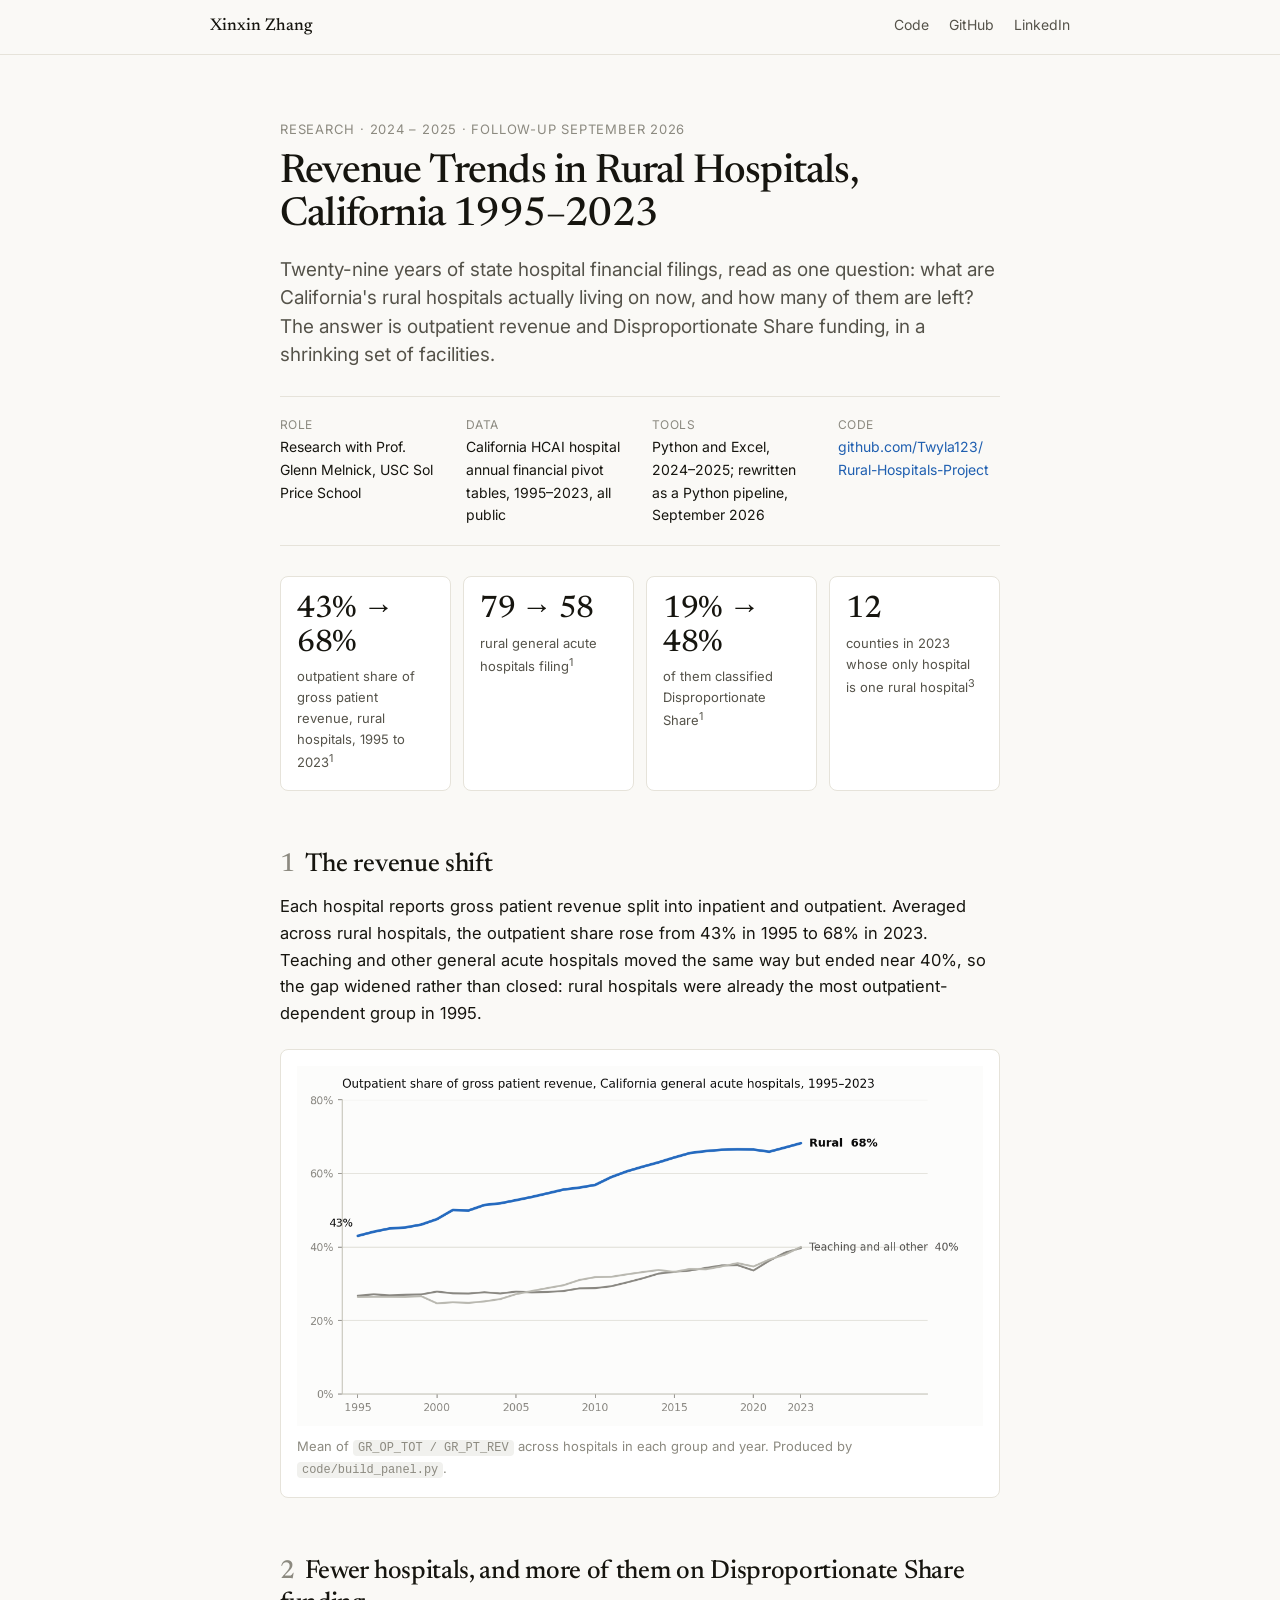
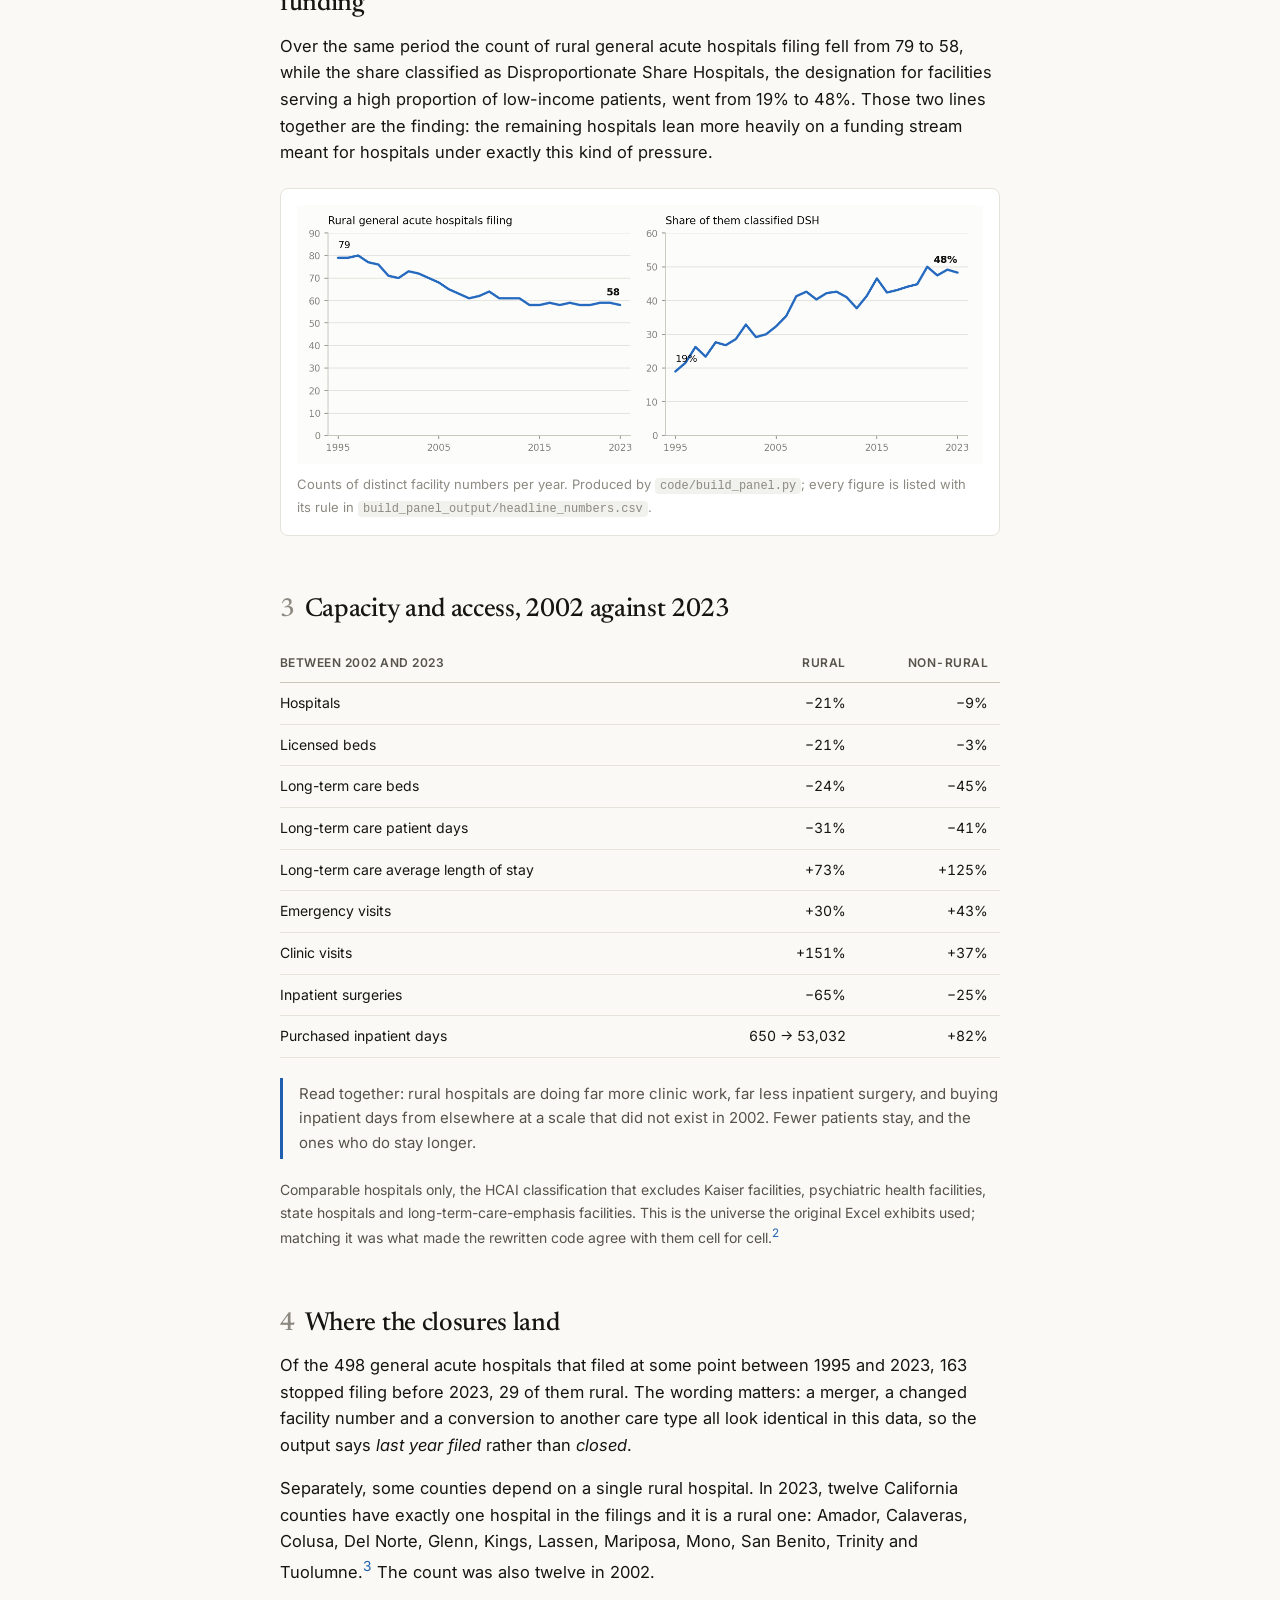
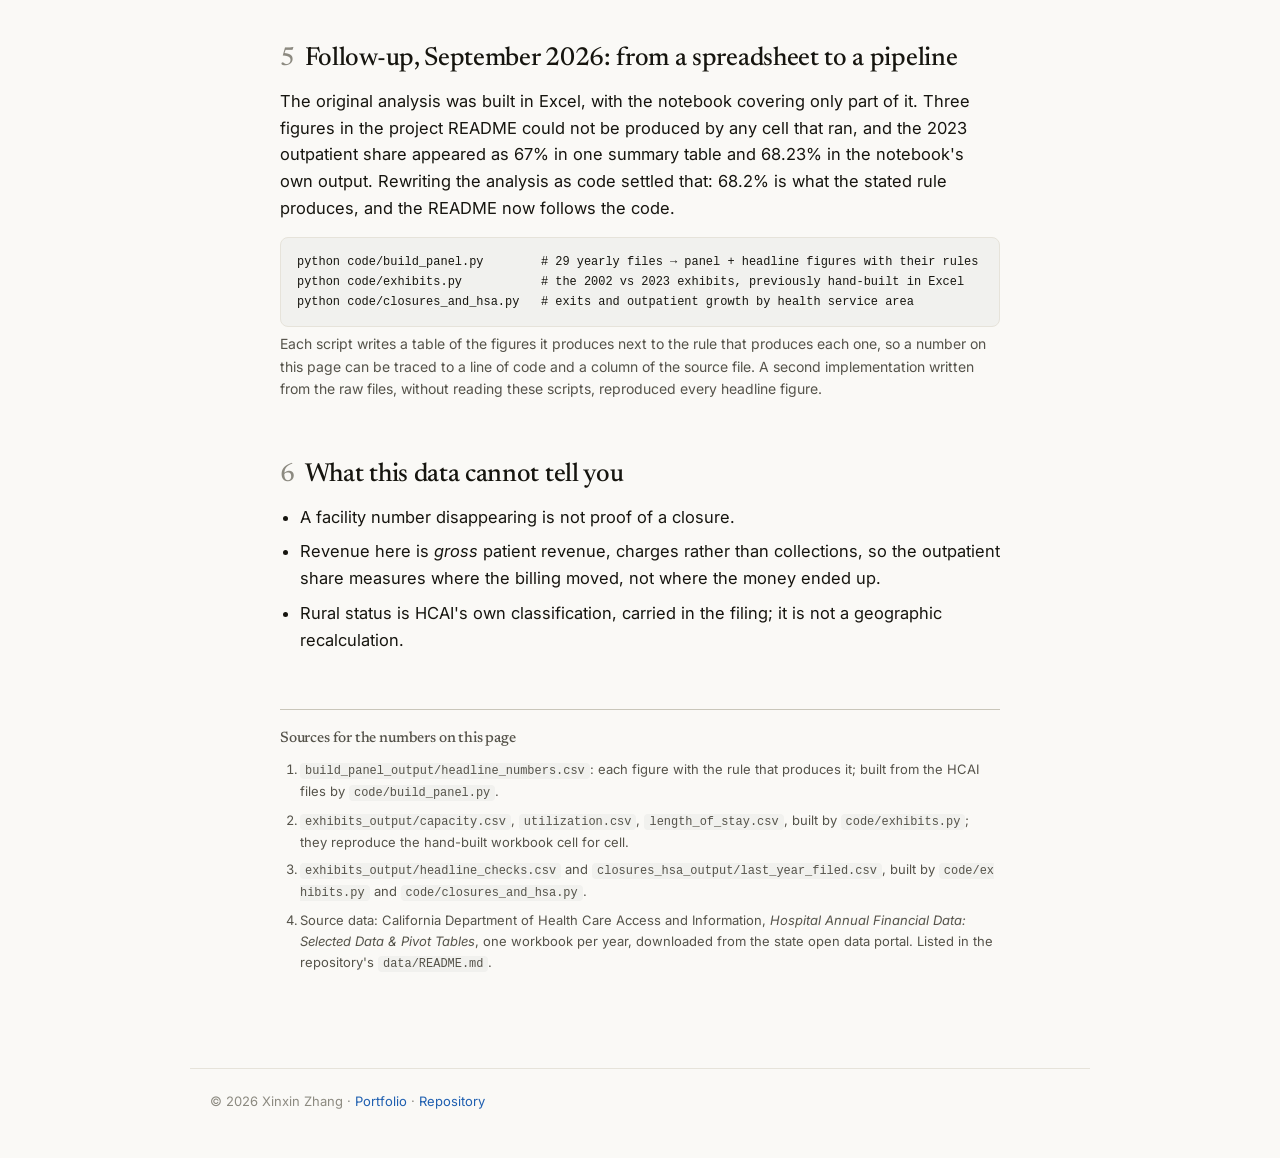
<file: projects/rural-hospitals.html>
<!DOCTYPE html>
<html lang="en">
<head>
  <meta charset="UTF-8" />
  <meta name="viewport" content="width=device-width, initial-scale=1.0" />
  <title>Revenue Trends in Rural Hospitals, California 1995–2023 · Xinxin Zhang</title>
  <meta name="description" content="Twenty-nine years of California hospital annual financial data: how rural hospitals came to depend on outpatient revenue and Disproportionate Share funding. Research with Prof. Glenn Melnick, USC." />
    <link rel="icon" href="data:image/svg+xml,%3Csvg xmlns='http://www.w3.org/2000/svg' viewBox='0 0 32 32'%3E%3Crect width='32' height='32' rx='7' fill='%23256abf'/%3E%3Ctext x='16' y='22' font-family='Georgia,serif' font-size='17' fill='white' text-anchor='middle'%3EX%3C/text%3E%3C/svg%3E" />
    <link rel="preconnect" href="https://fonts.googleapis.com" />
    <link rel="preconnect" href="https://fonts.gstatic.com" crossorigin />
    <link href="https://fonts.googleapis.com/css2?family=Newsreader:opsz,wght@6..72,400;6..72,500;6..72,600&family=Inter:wght@400;500;600&display=swap" rel="stylesheet" />
  <link rel="stylesheet" href="../styles.css" />
  <style>
    main { max-width: 760px; }
    .eyebrow { font-size: 13px; letter-spacing: .06em; text-transform: uppercase; color: var(--muted); margin: 0 0 12px; }
    h1 { font-family: var(--serif); font-size: 40px; line-height: 1.08; letter-spacing: -.02em; margin: 0 0 18px; font-weight: 500; }
    .dek { font-size: 19px; line-height: 1.5; color: var(--ink-2); margin: 0 0 26px; }
    .meta { display: grid; grid-template-columns: repeat(auto-fit, minmax(150px, 1fr)); gap: 14px 24px; padding: 18px 0; border-top: 1px solid var(--hairline); border-bottom: 1px solid var(--hairline); font-size: 14px; margin: 0 0 30px; }
    .meta dt { color: var(--muted); font-size: 12px; letter-spacing: .04em; text-transform: uppercase; margin-bottom: 2px; }
    .meta dd { margin: 0; overflow-wrap: anywhere; }
    .stats { display: grid; grid-template-columns: repeat(auto-fit, minmax(150px, 1fr)); gap: 12px; margin: 0 0 10px; }
    .stat { background: var(--surface); border: 1px solid var(--hairline); border-radius: 8px; padding: 16px; }
    .stat .v { font-family: var(--serif); font-size: 31px; font-weight: 500; line-height: 1.08; letter-spacing: -.015em; }
    .stat .v small { font-size: 15px; font-weight: 500; color: var(--ink-2); }
    .stat .l { font-size: 13px; color: var(--ink-2); margin-top: 6px; }
    h2 { font-family: var(--serif); font-size: 26px; line-height: 1.25; font-weight: 500; margin: 58px 0 12px; }
    h2 .n { color: var(--muted); font-weight: 500; margin-right: 10px; }
    p { margin: 0 0 16px; }
    .note { font-size: 14px; color: var(--ink-2); }
    figure { margin: 22px 0 10px; background: var(--surface); border: 1px solid var(--hairline); border-radius: 8px; padding: 16px; }
    figcaption { font-size: 13px; color: var(--muted); margin-top: 10px; }
    .tbl-wrap { overflow-x: auto; margin: 18px 0 8px; }
    table { border-collapse: collapse; width: 100%; font-size: 14px; }
    th, td { text-align: left; padding: 9px 12px 9px 0; border-bottom: 1px solid var(--hairline); vertical-align: top; }
    th { font-weight: 600; color: var(--ink-2); font-size: 12px; letter-spacing: .04em; text-transform: uppercase; border-bottom: 1px solid var(--baseline); }
    td.num, th.num { text-align: right; padding-right: 12px; font-variant-numeric: tabular-nums; white-space: nowrap; }
    pre { background: #f1f1ee; border: 1px solid var(--hairline); border-radius: 8px; padding: 14px 16px; overflow-x: auto; font: 13px/1.5 ui-monospace, "SF Mono", Menlo, Consolas, monospace; margin: 14px 0 6px; }
    code { font-family: ui-monospace, "SF Mono", Menlo, Consolas, monospace; font-size: .92em; background: #f1f1ee; padding: 1px 5px; border-radius: 4px; }
    pre code { background: none; padding: 0; }
    .callout { border-left: 3px solid var(--accent); padding: 4px 0 4px 16px; margin: 20px 0; color: var(--ink-2); font-size: 15px; }
    ul.tight { padding-left: 20px; margin: 0 0 16px; }
    ul.tight li { margin-bottom: 8px; }
    .sources { margin-top: 56px; padding-top: 20px; border-top: 1px solid var(--baseline); font-size: 13px; color: var(--ink-2); }
    .sources h2 { font-size: 15px; margin: 0 0 10px; }
    .sources ol { padding-left: 20px; margin: 0; }
    .sources li { margin-bottom: 6px; }
    .sources code { word-break: break-all; }
    @media (max-width: 560px) { h1 { font-size: 29px; } .dek { font-size: 17px; } }
  </style>
</head>
<body>
  <div class="top">
    <div class="top-inner">
      <a class="home" href="../index.html">Xinxin Zhang</a>
      <nav>
        <a href="https://github.com/Twyla123/Rural-Hospitals-Project" target="_blank" rel="noopener">Code</a>
        <a href="https://github.com/Twyla123" target="_blank" rel="noopener">GitHub</a>
        <a href="https://linkedin.com/in/twyla-zhang" target="_blank" rel="noopener">LinkedIn</a>
      </nav>
    </div>
  </div>

  <main>
    <p class="eyebrow">Research · 2024 – 2025 · follow-up September 2026</p>
    <h1>Revenue Trends in Rural Hospitals, California 1995–2023</h1>
    <p class="dek">Twenty-nine years of state hospital financial filings, read as one question: what are California's rural hospitals actually living on now, and how many of them are left? The answer is outpatient revenue and Disproportionate Share funding, in a shrinking set of facilities.</p>

    <dl class="meta">
      <div><dt>Role</dt><dd>Research with Prof. Glenn Melnick, USC Sol Price School</dd></div>
      <div><dt>Data</dt><dd>California HCAI hospital annual financial pivot tables, 1995–2023, all public</dd></div>
      <div><dt>Tools</dt><dd>Python and Excel, 2024–2025; rewritten as a Python pipeline, September 2026</dd></div>
      <div><dt>Code</dt><dd><a href="https://github.com/Twyla123/Rural-Hospitals-Project" target="_blank" rel="noopener">github.com/Twyla123/<wbr>Rural-Hospitals-Project</a></dd></div>
    </dl>

    <div class="stats">
      <div class="stat"><div class="v">43% → 68%</div><div class="l">outpatient share of gross patient revenue, rural hospitals, 1995 to 2023<sup>1</sup></div></div>
      <div class="stat"><div class="v">79 → 58</div><div class="l">rural general acute hospitals filing<sup>1</sup></div></div>
      <div class="stat"><div class="v">19% → 48%</div><div class="l">of them classified Disproportionate Share<sup>1</sup></div></div>
      <div class="stat"><div class="v">12</div><div class="l">counties in 2023 whose only hospital is one rural hospital<sup>3</sup></div></div>
    </div>

    <h2><span class="n">1</span>The revenue shift</h2>
    <p>Each hospital reports gross patient revenue split into inpatient and outpatient. Averaged across rural hospitals, the outpatient share rose from 43% in 1995 to 68% in 2023. Teaching and other general acute hospitals moved the same way but ended near 40%, so the gap widened rather than closed: rural hospitals were already the most outpatient-dependent group in 1995.</p>
    <figure>
      <img src="../assets/rural_outpatient_trend.png" alt="Line chart: outpatient share of gross patient revenue 1995 to 2023. Rural hospitals rise from 43% to 68%; teaching and all other hospitals rise from about 27% to 40%." loading="lazy" />
      <figcaption>Mean of <code>GR_OP_TOT / GR_PT_REV</code> across hospitals in each group and year. Produced by <code>code/build_panel.py</code>.</figcaption>
    </figure>

    <h2><span class="n">2</span>Fewer hospitals, and more of them on Disproportionate Share funding</h2>
    <p>Over the same period the count of rural general acute hospitals filing fell from 79 to 58, while the share classified as Disproportionate Share Hospitals, the designation for facilities serving a high proportion of low-income patients, went from 19% to 48%. Those two lines together are the finding: the remaining hospitals lean more heavily on a funding stream meant for hospitals under exactly this kind of pressure.</p>
    <figure>
      <img src="../assets/rural_hospitals_and_dsh.png" alt="Two line charts: rural general acute hospitals filing falls from 79 in 1995 to 58 in 2023; the share of them classified DSH rises from 19% to 48%." loading="lazy" />
      <figcaption>Counts of distinct facility numbers per year. Produced by <code>code/build_panel.py</code>; every figure is listed with its rule in <code>build_panel_output/headline_numbers.csv</code>.</figcaption>
    </figure>

    <h2><span class="n">3</span>Capacity and access, 2002 against 2023</h2>
    <div class="tbl-wrap">
      <table>
        <thead><tr><th>Between 2002 and 2023</th><th class="num">Rural</th><th class="num">Non-rural</th></tr></thead>
        <tbody>
          <tr><td>Hospitals</td><td class="num">−21%</td><td class="num">−9%</td></tr>
          <tr><td>Licensed beds</td><td class="num">−21%</td><td class="num">−3%</td></tr>
          <tr><td>Long-term care beds</td><td class="num">−24%</td><td class="num">−45%</td></tr>
          <tr><td>Long-term care patient days</td><td class="num">−31%</td><td class="num">−41%</td></tr>
          <tr><td>Long-term care average length of stay</td><td class="num">+73%</td><td class="num">+125%</td></tr>
          <tr><td>Emergency visits</td><td class="num">+30%</td><td class="num">+43%</td></tr>
          <tr><td>Clinic visits</td><td class="num">+151%</td><td class="num">+37%</td></tr>
          <tr><td>Inpatient surgeries</td><td class="num">−65%</td><td class="num">−25%</td></tr>
          <tr><td>Purchased inpatient days</td><td class="num">650 → 53,032</td><td class="num">+82%</td></tr>
        </tbody>
      </table>
    </div>
    <div class="callout">Read together: rural hospitals are doing far more clinic work, far less inpatient surgery, and buying inpatient days from elsewhere at a scale that did not exist in 2002. Fewer patients stay, and the ones who do stay longer.</div>
    <p class="note">Comparable hospitals only, the HCAI classification that excludes Kaiser facilities, psychiatric health facilities, state hospitals and long-term-care-emphasis facilities. This is the universe the original Excel exhibits used; matching it was what made the rewritten code agree with them cell for cell.<sup><a href="#s2">2</a></sup></p>

    <h2><span class="n">4</span>Where the closures land</h2>
    <p>Of the 498 general acute hospitals that filed at some point between 1995 and 2023, 163 stopped filing before 2023, 29 of them rural. The wording matters: a merger, a changed facility number and a conversion to another care type all look identical in this data, so the output says <em>last year filed</em> rather than <em>closed</em>.</p>
    <p>Separately, some counties depend on a single rural hospital. In 2023, twelve California counties have exactly one hospital in the filings and it is a rural one: Amador, Calaveras, Colusa, Del Norte, Glenn, Kings, Lassen, Mariposa, Mono, San Benito, Trinity and Tuolumne.<sup><a href="#s3">3</a></sup> The count was also twelve in 2002.</p>

    <h2><span class="n">5</span>Follow-up, September 2026: from a spreadsheet to a pipeline</h2>
    <p>The original analysis was built in Excel, with the notebook covering only part of it. Three figures in the project README could not be produced by any cell that ran, and the 2023 outpatient share appeared as 67% in one summary table and 68.23% in the notebook's own output. Rewriting the analysis as code settled that: 68.2% is what the stated rule produces, and the README now follows the code.</p>
    <pre><code>python code/build_panel.py        # 29 yearly files → panel + headline figures with their rules
python code/exhibits.py           # the 2002 vs 2023 exhibits, previously hand-built in Excel
python code/closures_and_hsa.py   # exits and outpatient growth by health service area</code></pre>
    <p class="note">Each script writes a table of the figures it produces next to the rule that produces each one, so a number on this page can be traced to a line of code and a column of the source file. A second implementation written from the raw files, without reading these scripts, reproduced every headline figure.</p>

    <h2><span class="n">6</span>What this data cannot tell you</h2>
    <ul class="tight">
      <li>A facility number disappearing is not proof of a closure.</li>
      <li>Revenue here is <em>gross</em> patient revenue, charges rather than collections, so the outpatient share measures where the billing moved, not where the money ended up.</li>
      <li>Rural status is HCAI's own classification, carried in the filing; it is not a geographic recalculation.</li>
    </ul>

    <section class="sources" id="sources">
      <h2>Sources for the numbers on this page</h2>
      <ol>
        <li id="s1"><code>build_panel_output/headline_numbers.csv</code>: each figure with the rule that produces it; built from the HCAI files by <code>code/build_panel.py</code>.</li>
        <li id="s2"><code>exhibits_output/capacity.csv</code>, <code>utilization.csv</code>, <code>length_of_stay.csv</code>, built by <code>code/exhibits.py</code>; they reproduce the hand-built workbook cell for cell.</li>
        <li id="s3"><code>exhibits_output/headline_checks.csv</code> and <code>closures_hsa_output/last_year_filed.csv</code>, built by <code>code/exhibits.py</code> and <code>code/closures_and_hsa.py</code>.</li>
        <li>Source data: California Department of Health Care Access and Information, <em>Hospital Annual Financial Data: Selected Data &amp; Pivot Tables</em>, one workbook per year, downloaded from the state open data portal. Listed in the repository's <code>data/README.md</code>.</li>
      </ol>
    </section>
  </main>

  <footer>© 2026 Xinxin Zhang · <a href="../index.html">Portfolio</a> · <a href="https://github.com/Twyla123/Rural-Hospitals-Project" target="_blank" rel="noopener">Repository</a></footer>
</body>
</html>
</file>
<file: styles.css>
/* Portfolio site, shared tokens (same palette as projects/*.html) */
:root {
  color-scheme: light;
  --page: #faf9f6;
  --surface: #ffffff;
  --ink: #16150f;
  --ink-2: #55534a;
  --muted: #8c8a80;
  --hairline: #e6e3da;
  --baseline: #c9c6ba;
  --accent: #1f5fb0;
  --accent-soft: #eef4fc;
  --max: 900px;
  --serif: "Newsreader", Georgia, "Times New Roman", serif;
  --sans: "Inter", system-ui, -apple-system, "Segoe UI", Roboto, sans-serif;
}
::selection { background: #cfe2f8; }
* { box-sizing: border-box; }
html { -webkit-text-size-adjust: 100%; scroll-behavior: smooth; }
body {
  margin: 0;
  background: var(--page);
  color: var(--ink);
  font: 16.5px/1.62 var(--sans);
  -webkit-font-smoothing: antialiased;
  text-rendering: optimizeLegibility;
}
a { color: var(--accent); text-decoration: none; }
a:hover { text-decoration: underline; text-underline-offset: 2px; }
img { max-width: 100%; height: auto; display: block; }
h1, h2, h3 { font-family: var(--serif); font-weight: 500; }

/* Top bar */
.top {
  border-bottom: 1px solid var(--hairline);
  background: rgba(250, 249, 246, .94);
  backdrop-filter: saturate(180%) blur(12px);
  -webkit-backdrop-filter: saturate(180%) blur(12px);
  position: sticky; top: 0; z-index: 2;
}
.top-inner {
  max-width: var(--max); margin: 0 auto; padding: 13px 20px;
  display: flex; justify-content: space-between; align-items: baseline; gap: 16px; flex-wrap: wrap; font-size: 14px;
}
.top-inner .home { font-family: var(--serif); font-size: 17px; color: var(--ink); font-weight: 500; }
.top-inner nav { display: flex; flex-wrap: wrap; gap: 4px 20px; }
.top-inner nav a { color: var(--ink-2); }
.top-inner nav a:hover { color: var(--accent); }

main { max-width: var(--max); margin: 0 auto; padding: 64px 20px 88px; }

/* Intro */
.intro h1 { font-size: 50px; line-height: 1.04; letter-spacing: -.02em; margin: 0 0 16px; }
.intro .lede { font-size: 19.5px; line-height: 1.55; color: var(--ink-2); margin: 0 0 24px; max-width: 640px; }
.links { display: flex; flex-wrap: wrap; gap: 10px; margin: 0 0 26px; }
.links a {
  display: inline-block; padding: 7px 15px; border: 1px solid var(--baseline); border-radius: 999px;
  font-size: 14px; color: var(--ink); background: var(--surface); transition: border-color .15s, color .15s, transform .15s;
}
.links a:hover { border-color: var(--accent); color: var(--accent); text-decoration: none; transform: translateY(-1px); }
.intro .facts { display: grid; grid-template-columns: 160px 1fr; gap: 10px 18px; padding: 18px 0 0; border-top: 1px solid var(--hairline); font-size: 14.5px; margin: 0; }
.intro .facts div { display: contents; }
.intro .facts dt { color: var(--muted); font-size: 12px; letter-spacing: .05em; text-transform: uppercase; padding-top: 3px; }
.intro .facts dd { margin: 0; color: var(--ink-2); }

/* Sections */
section { margin-top: 76px; scroll-margin-top: 72px; }
.sec-head { border-bottom: 1px solid var(--baseline); padding-bottom: 12px; margin-bottom: 30px; }
h2 { font-size: 28px; line-height: 1.2; letter-spacing: -.012em; margin: 0 0 6px; }
.sub { color: var(--ink-2); font-size: 15.5px; margin: 0; max-width: 700px; }

/* Project entries: figure left, text right */
.project { display: grid; grid-template-columns: minmax(0, 5fr) minmax(0, 7fr); gap: 30px; padding: 34px 0; border-bottom: 1px solid var(--hairline); align-items: start; }
.project:last-child { border-bottom: none; }
.project .figure { background: var(--surface); border: 1px solid var(--hairline); border-radius: 10px; overflow: hidden; transition: border-color .18s, box-shadow .18s; }
.project:hover .figure { border-color: var(--baseline); box-shadow: 0 2px 14px rgba(22, 21, 15, .05); }
.project .figure img { width: 100%; }
.project .kicker { font-size: 13px; color: var(--muted); margin: 0 0 7px; letter-spacing: .01em; }
.project h3 { font-size: 24px; line-height: 1.22; letter-spacing: -.012em; margin: 0 0 14px; }
.project p { margin: 0 0 12px; }
.project .body > p:not(.kicker):not(.tags):not(.actions) { font-size: 15.5px; color: var(--ink); }
.pa { margin: 0 0 14px; display: grid; grid-template-columns: 84px 1fr; gap: 8px 14px; font-size: 15px; }
.pa div { display: contents; }
.pa dt { color: var(--muted); font-size: 12px; letter-spacing: .05em; text-transform: uppercase; padding-top: 3px; }
.pa dd { margin: 0; color: var(--ink); line-height: 1.5; }
.data-block { grid-template-columns: 160px 1fr; gap: 10px 18px; margin: 18px 0 0; padding-top: 18px; border-top: 1px solid var(--hairline); font-size: 14.5px; }
.data-block dd { color: var(--ink-2); }
.tags { display: flex; flex-wrap: wrap; gap: 6px; margin: 0 0 16px !important; }
.tags span { font-size: 12.5px; padding: 3px 10px; border-radius: 999px; border: 1px solid var(--hairline); color: var(--ink-2); background: var(--surface); }
.actions { display: flex; flex-wrap: wrap; gap: 18px; font-size: 14.5px; margin: 0 !important; }
.actions a.primary { font-weight: 600; }
.actions a.primary::after { content: " →"; }

/* Mini bar chart (Bank Distress card) */
.mini-bars { padding: 18px 18px 15px; font-size: 13px; }
.mb-title { font-family: var(--serif); font-size: 15px; font-weight: 500; margin-bottom: 13px; color: var(--ink); }
.mb-row { display: grid; grid-template-columns: 132px 1fr 40px; align-items: center; gap: 10px; margin-bottom: 10px; }
.mb-row span { color: var(--ink-2); line-height: 1.25; }
.mb-row span small { display: block; color: var(--muted); font-size: 11.5px; line-height: 1.3; margin-top: 2px; }
.mb-row i { display: block; height: 14px; background: var(--accent); border-radius: 0 3px 3px 0; }
.mb-row i.off { background: var(--baseline); }
.mb-row b { font-weight: 500; text-align: right; font-variant-numeric: tabular-nums; }
.mb-note { font-size: 12px; color: var(--muted); margin-top: 11px; }

/* Placeholder figure (thesis, until v2) */
.placeholder { padding: 28px 22px; min-height: 200px; display: flex; flex-direction: column; justify-content: center; gap: 8px; }
.ph-big { font-family: var(--serif); font-size: 34px; font-weight: 500; letter-spacing: -.015em; line-height: 1.05; }
.ph-small { font-size: 14px; color: var(--ink-2); }
.ph-foot { font-size: 12.5px; color: var(--muted); margin-top: 6px; }

/* Experience list */
.exp { list-style: none; padding: 0; margin: 0; }
.exp li { display: grid; grid-template-columns: 1fr auto; gap: 6px 18px; padding: 18px 0; border-bottom: 1px solid var(--hairline); }
.exp li:last-child { border-bottom: none; }
.exp .role { font-weight: 600; }
.exp .org { color: var(--ink-2); font-weight: 400; }
.exp .when { color: var(--muted); font-size: 13.5px; white-space: nowrap; }
.exp .scope { grid-column: 1 / -1; font-size: 14.5px; color: var(--ink-2); }

/* Coursework */
.course { display: grid; grid-template-columns: repeat(auto-fit, minmax(240px, 1fr)); gap: 14px; }
.course .item { background: var(--surface); border: 1px solid var(--hairline); border-radius: 10px; padding: 18px 20px; transition: border-color .18s, box-shadow .18s; }
.course .item:hover { border-color: var(--baseline); box-shadow: 0 2px 14px rgba(22, 21, 15, .05); }
.course .item h3 { font-size: 17px; margin: 0 0 6px; }
.course .item p { font-size: 14px; color: var(--ink-2); margin: 0 0 10px; }
.course .item a { font-size: 14px; }

footer { max-width: var(--max); margin: 0 auto; padding: 22px 20px 56px; font-size: 13px; color: var(--muted); border-top: 1px solid var(--hairline); }

@media (max-width: 720px) {
  main { padding-top: 44px; }
  .intro h1 { font-size: 34px; }
  .intro .lede { font-size: 17.5px; }
  .intro .facts, .data-block { grid-template-columns: 1fr; gap: 2px 0; }
  .intro .facts dt, .data-block dt { margin-top: 10px; }
  h2 { font-size: 24px; }
  .project { grid-template-columns: 1fr; gap: 18px; padding: 26px 0; }
  .project h3 { font-size: 21px; }
  .exp li { grid-template-columns: 1fr; }
  .exp .when { white-space: normal; }
}
</file>
